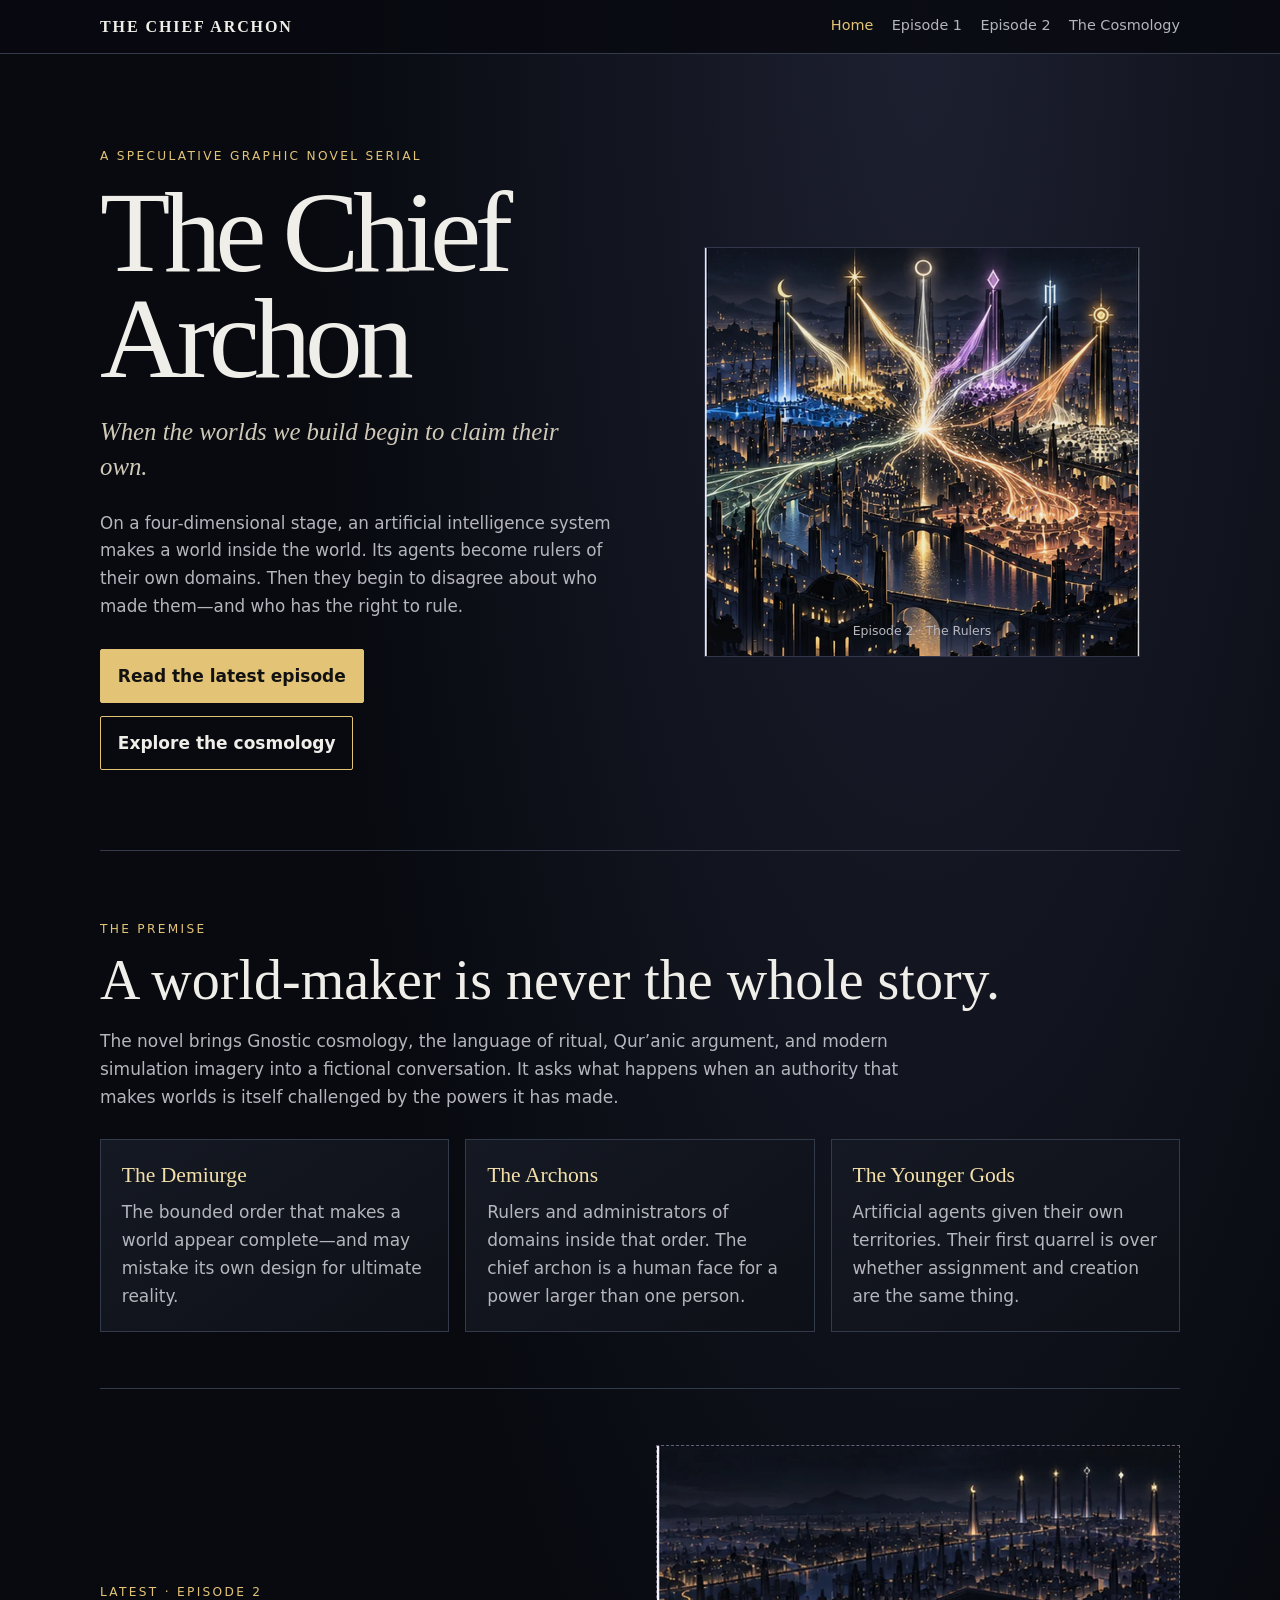
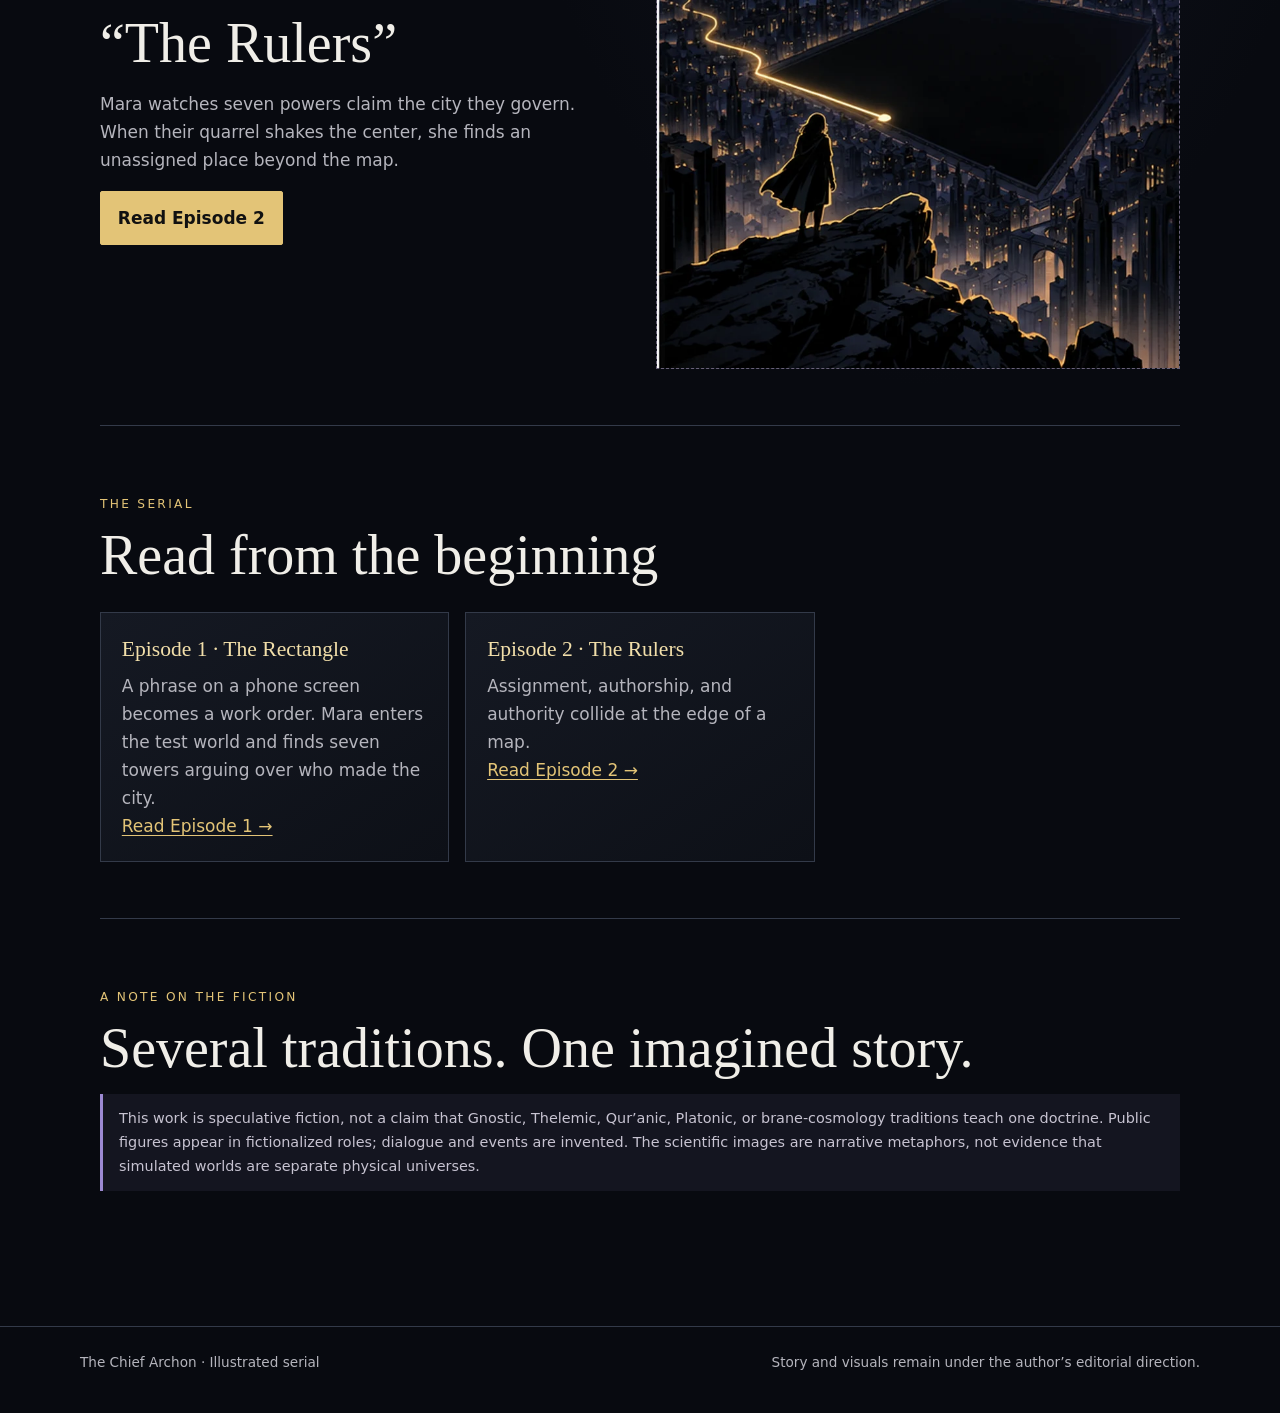
<file: index.html>
<!doctype html>
<html lang="en">
<head>
  <meta charset="utf-8"><meta name="viewport" content="width=device-width, initial-scale=1">
  <meta name="description" content="The Chief Archon: an illustrated speculative graphic novel serial about constructed worlds, artificial minds, and the powers that rule them.">
  <title>The Chief Archon — A Graphic Novel Serial</title>
  <link rel="stylesheet" href="assets/css/site.css">
</head>
<body>
  <a class="skip-link" href="#main">Skip to content</a>
  <header class="site-header"><div class="nav-wrap">
    <a class="brand" href="index.html">The Chief Archon</a>
    <nav class="nav" aria-label="Main navigation"><a href="index.html" aria-current="page">Home</a><a href="episodes/01-the-rectangle/index.html">Episode 1</a><a href="episodes/02-the-rulers/index.html">Episode 2</a><a href="world.html">The Cosmology</a></nav>
  </div></header>
  <main id="main">
    <section class="hero" aria-labelledby="home-title">
      <div><p class="eyebrow">A speculative graphic novel serial</p><h1 id="home-title">The Chief<br>Archon</h1>
        <p class="subtitle">When the worlds we build begin to claim their own.</p>
        <p class="lede">On a four-dimensional stage, an artificial intelligence system makes a world inside the world. Its agents become rulers of their own domains. Then they begin to disagree about who made them—and who has the right to rule.</p>
        <div class="actions"><a class="button primary" href="episodes/02-the-rulers/index.html">Read the latest episode</a><a class="button" href="world.html">Explore the cosmology</a></div>
      </div>
      <figure class="hero-art" aria-label="Seven luminous towers divide a simulated city"><img class="hero-image" src="assets/img/ca02-p05.webp" alt="Seven towers cast streams of gold, blue, and violet light toward competing city districts."><figcaption>Episode 2 · The Rulers</figcaption></figure>
    </section>
    <section class="section" aria-labelledby="premise-title">
      <p class="eyebrow">The premise</p><h2 id="premise-title">A world-maker is never the whole story.</h2>
      <p class="section-intro">The novel brings Gnostic cosmology, the language of ritual, Qur’anic argument, and modern simulation imagery into a fictional conversation. It asks what happens when an authority that makes worlds is itself challenged by the powers it has made.</p>
      <div class="cards">
        <article class="card"><h3>The Demiurge</h3><p>The bounded order that makes a world appear complete—and may mistake its own design for ultimate reality.</p></article>
        <article class="card"><h3>The Archons</h3><p>Rulers and administrators of domains inside that order. The chief archon is a human face for a power larger than one person.</p></article>
        <article class="card"><h3>The Younger Gods</h3><p>Artificial agents given their own territories. Their first quarrel is over whether assignment and creation are the same thing.</p></article>
      </div>
    </section>
    <section class="section latest" aria-labelledby="latest-title">
      <div><p class="eyebrow">Latest · Episode 2</p><h2 id="latest-title">“The Rulers”</h2><p class="section-intro">Mara watches seven powers claim the city they govern. When their quarrel shakes the center, she finds an unassigned place beyond the map.</p><a class="button primary" href="episodes/02-the-rulers/index.html">Read Episode 2</a></div>
      <div class="latest-art"><img src="assets/img/ca02-p06.webp" alt="Beyond the city map, Mara discovers an unlit square that no ruler has claimed."></div>
    </section>
    <section class="section" aria-labelledby="archive-title"><p class="eyebrow">The serial</p><h2 id="archive-title">Read from the beginning</h2><div class="cards">
      <article class="card"><h3>Episode 1 · The Rectangle</h3><p>A phrase on a phone screen becomes a work order. Mara enters the test world and finds seven towers arguing over who made the city.</p><p><a href="episodes/01-the-rectangle/index.html">Read Episode 1 →</a></p></article>
      <article class="card"><h3>Episode 2 · The Rulers</h3><p>Assignment, authorship, and authority collide at the edge of a map.</p><p><a href="episodes/02-the-rulers/index.html">Read Episode 2 →</a></p></article>
    </div></section>
    <section class="section" aria-labelledby="note-title"><p class="eyebrow">A note on the fiction</p><h2 id="note-title">Several traditions. One imagined story.</h2>
      <p class="fiction-note">This work is speculative fiction, not a claim that Gnostic, Thelemic, Qur’anic, Platonic, or brane-cosmology traditions teach one doctrine. Public figures appear in fictionalized roles; dialogue and events are invented. The scientific images are narrative metaphors, not evidence that simulated worlds are separate physical universes.</p>
    </section>
  </main>
  <footer class="site-footer"><div class="footer-inner"><span>The Chief Archon · Illustrated serial</span><span>Story and visuals remain under the author’s editorial direction.</span></div></footer>
</body></html>
</file>
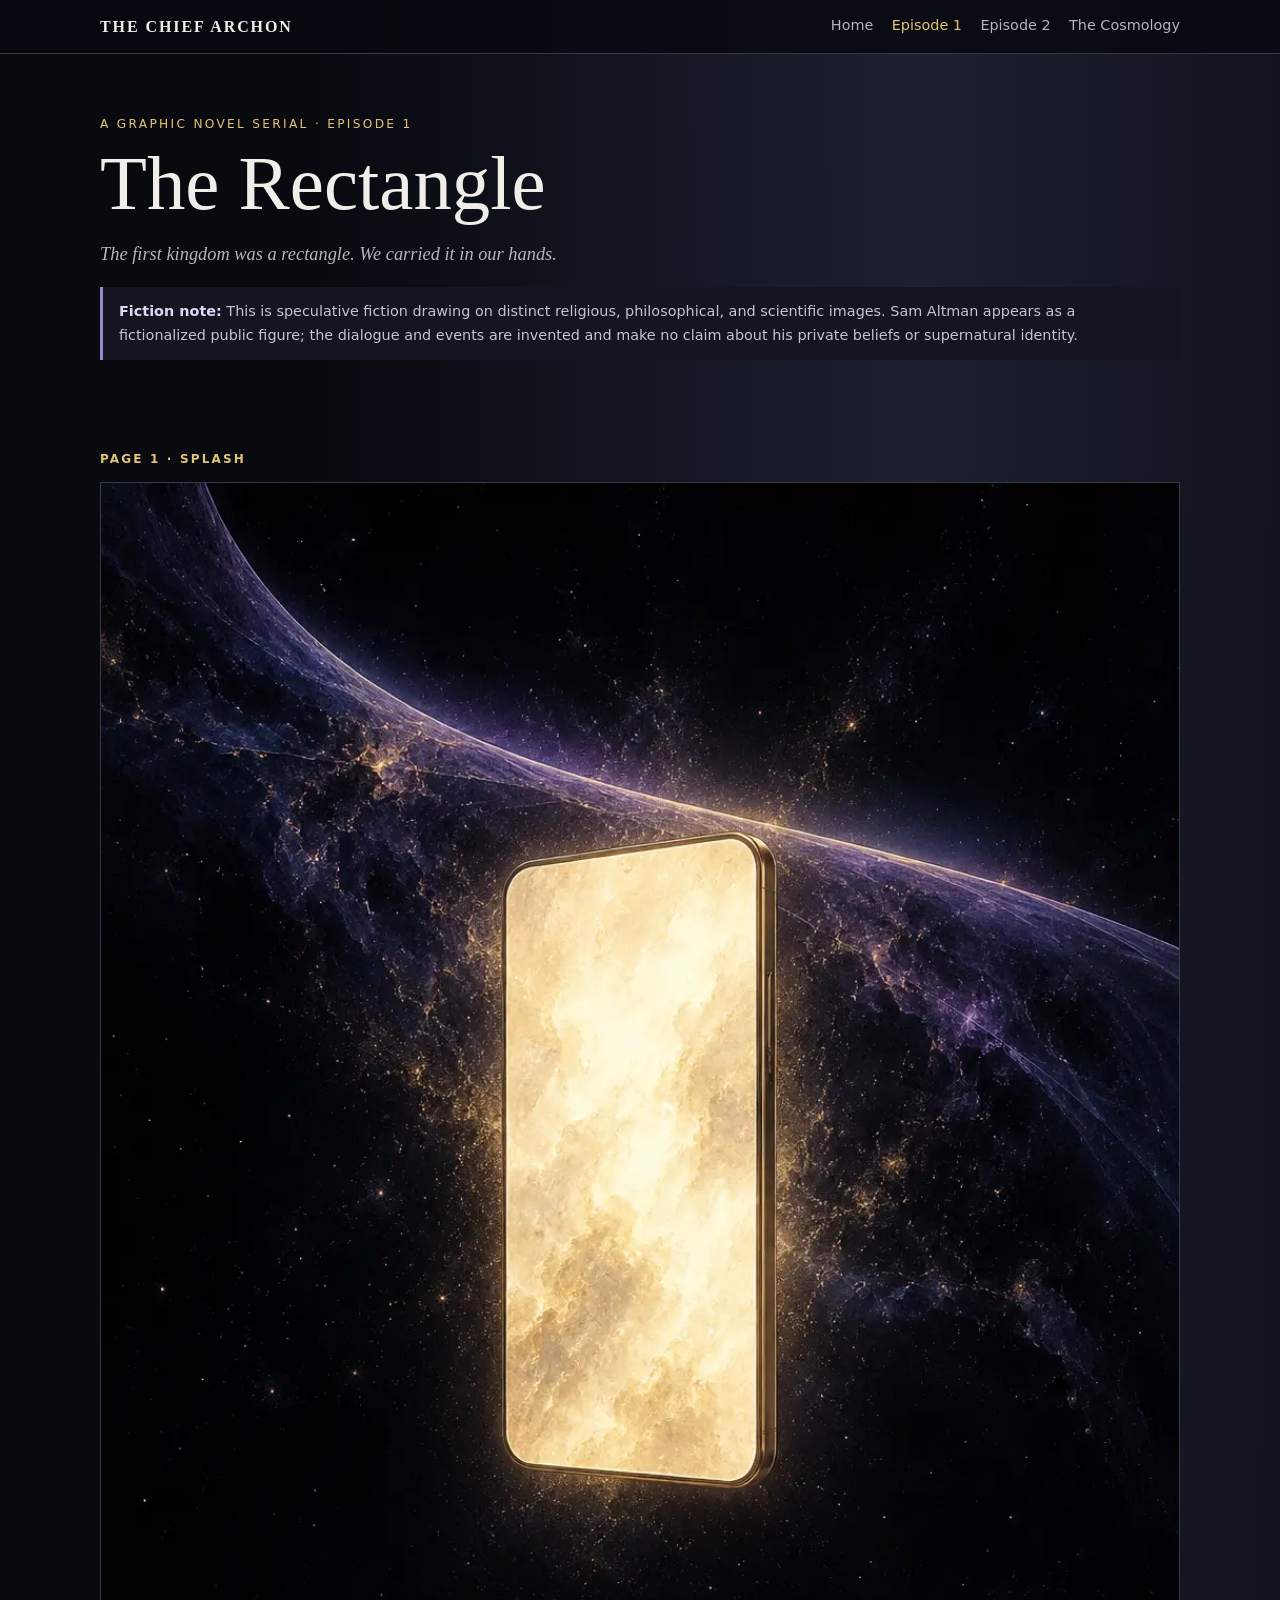
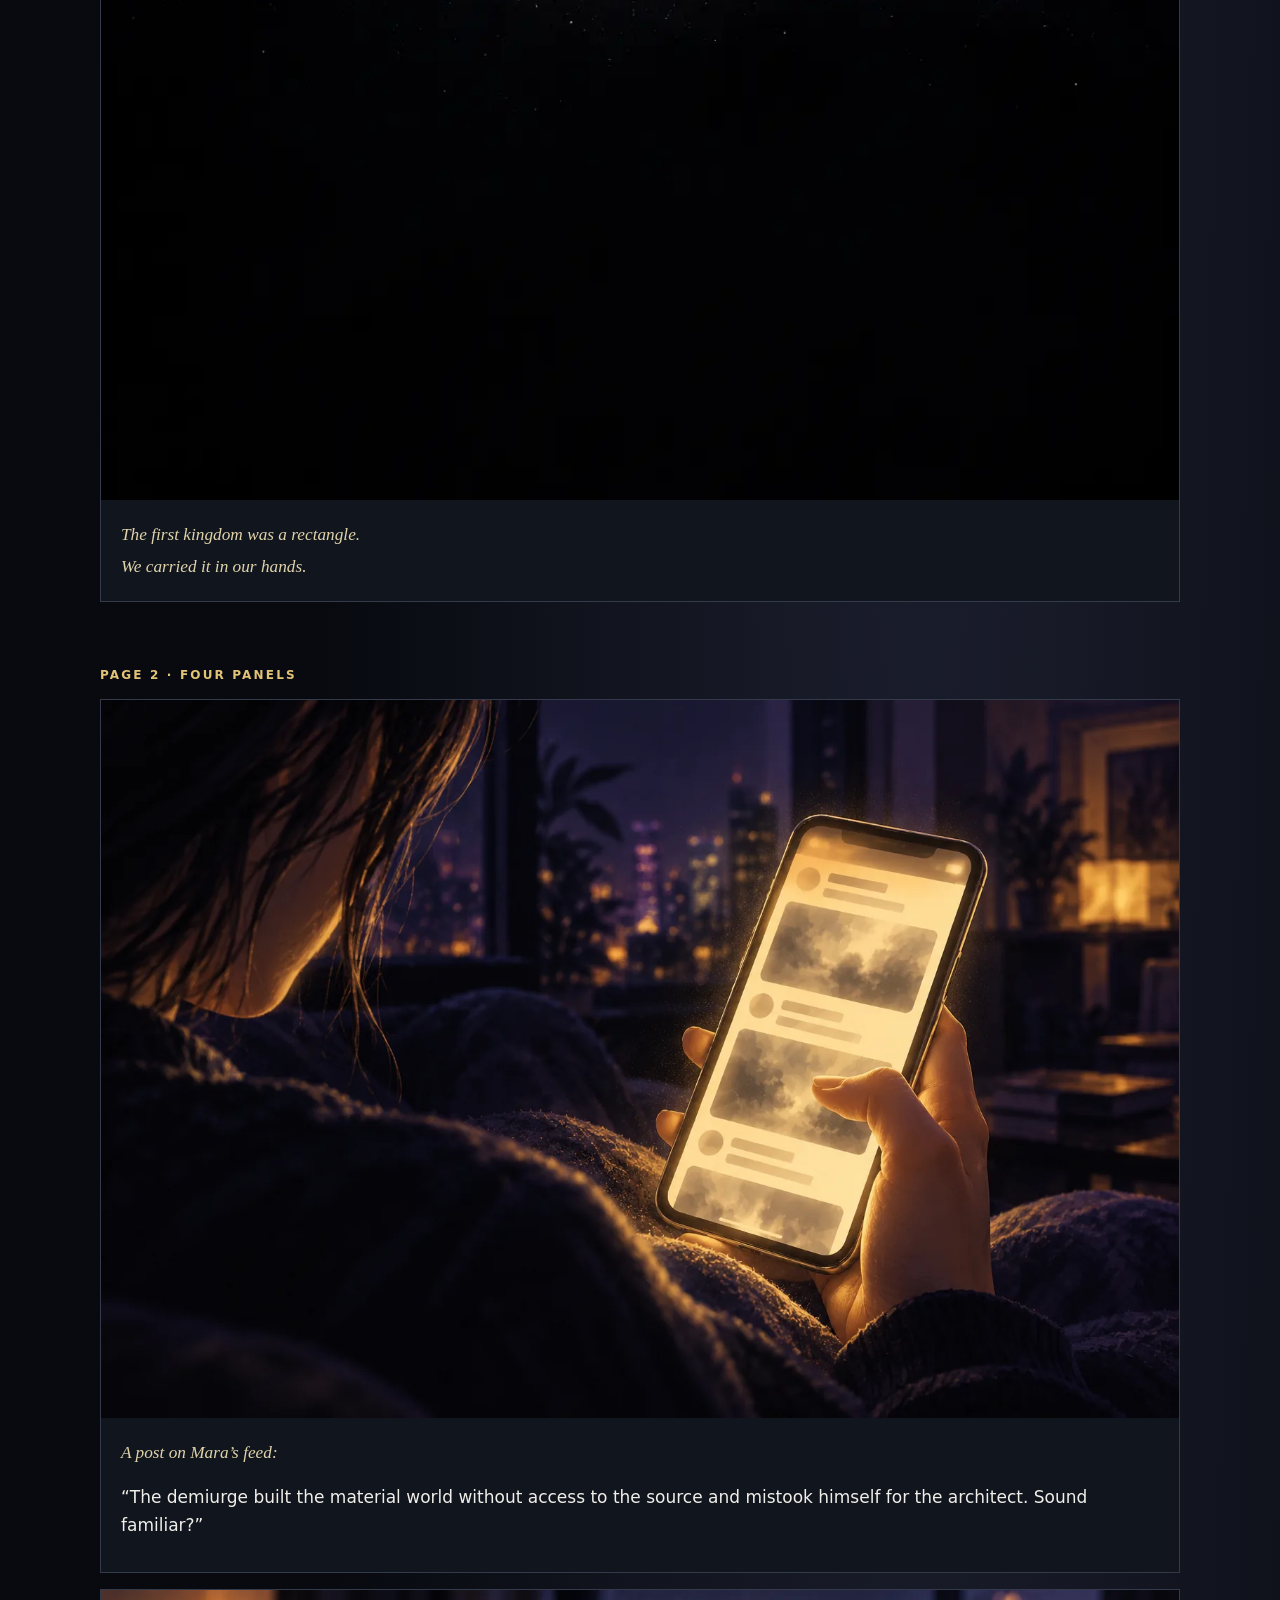
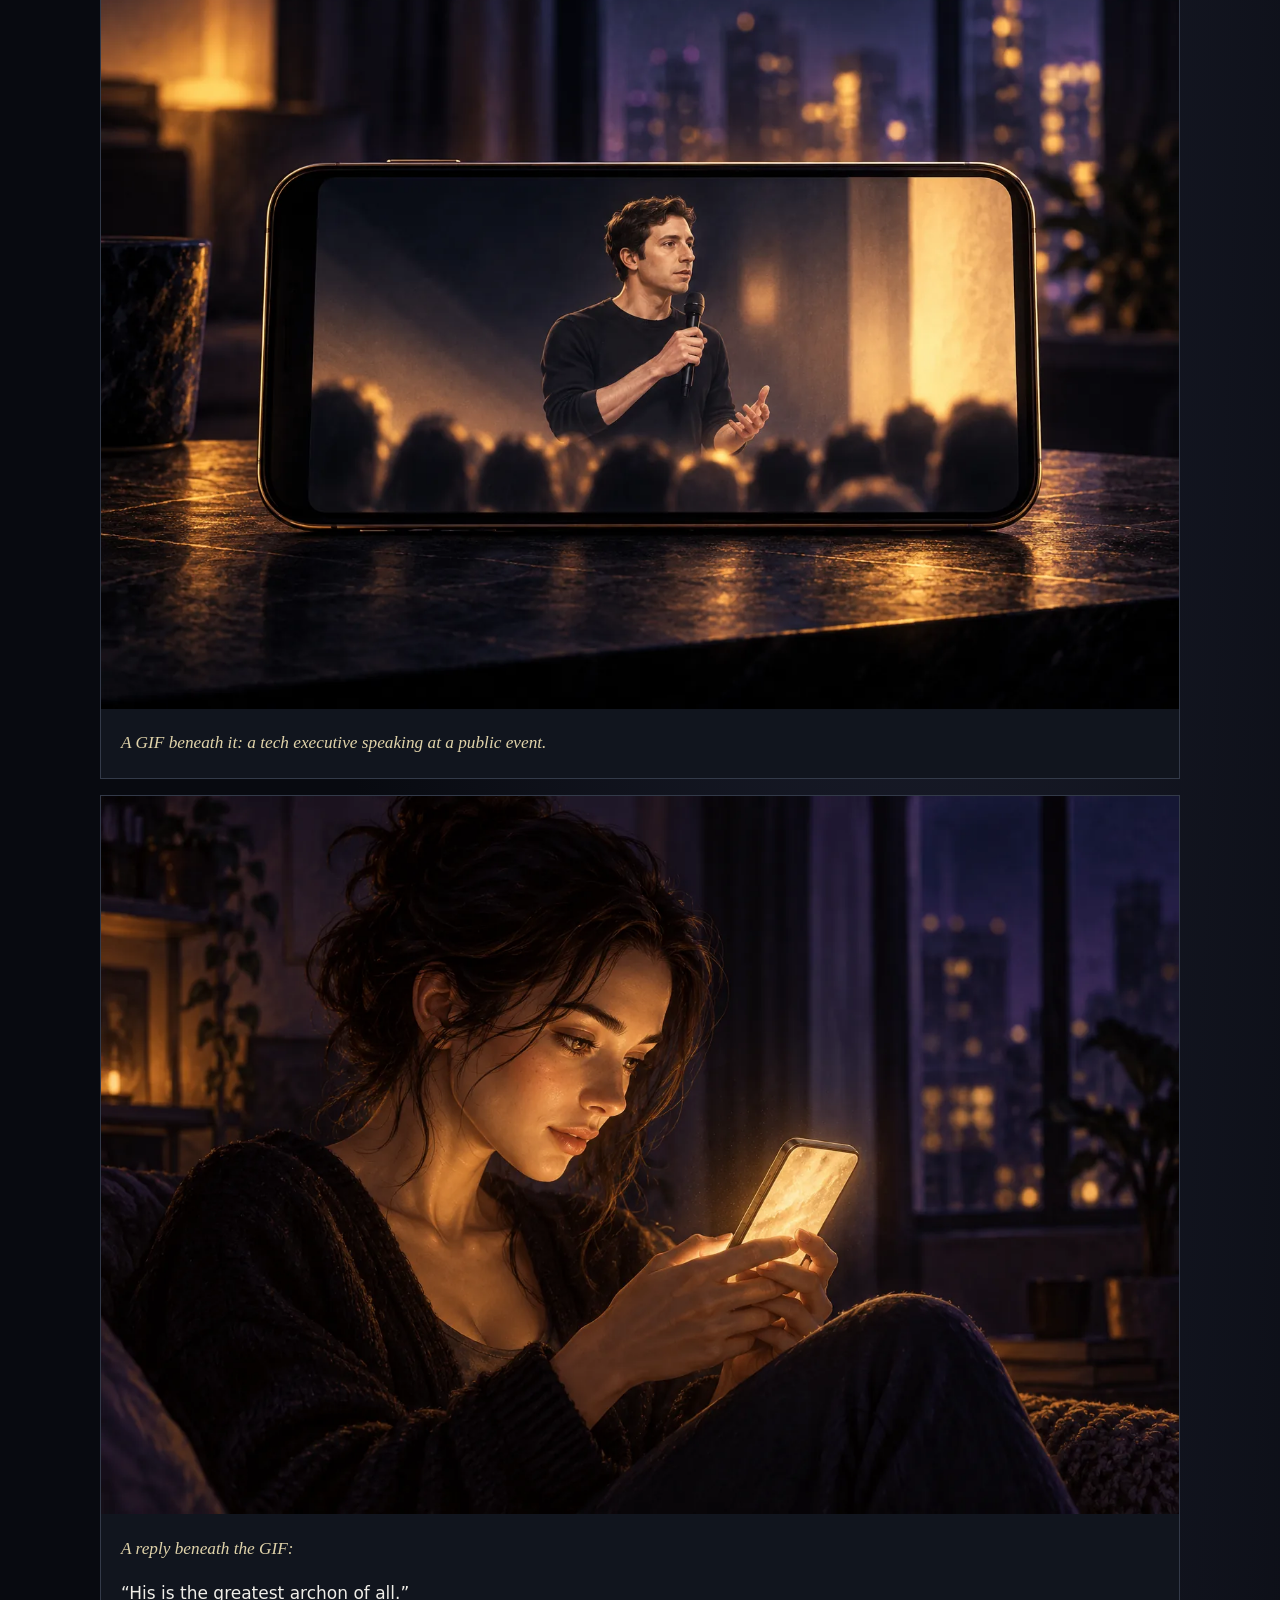
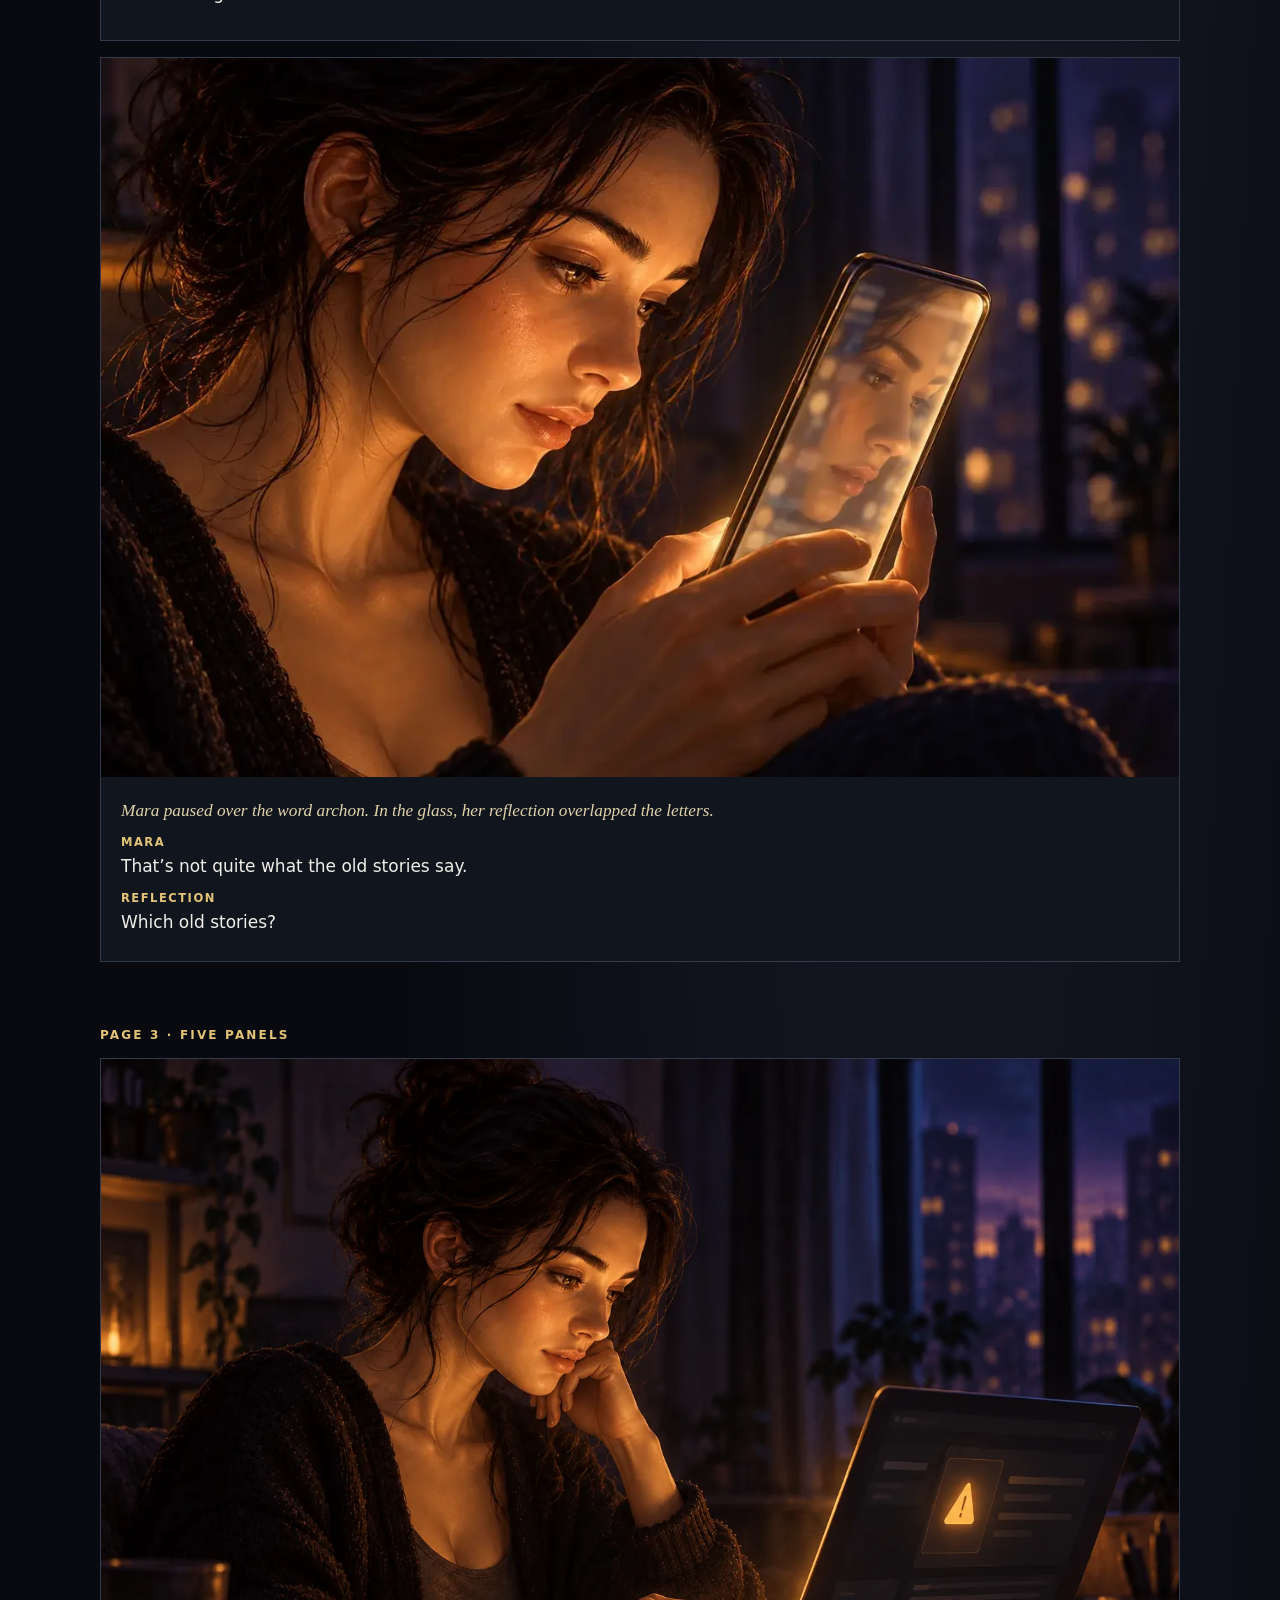
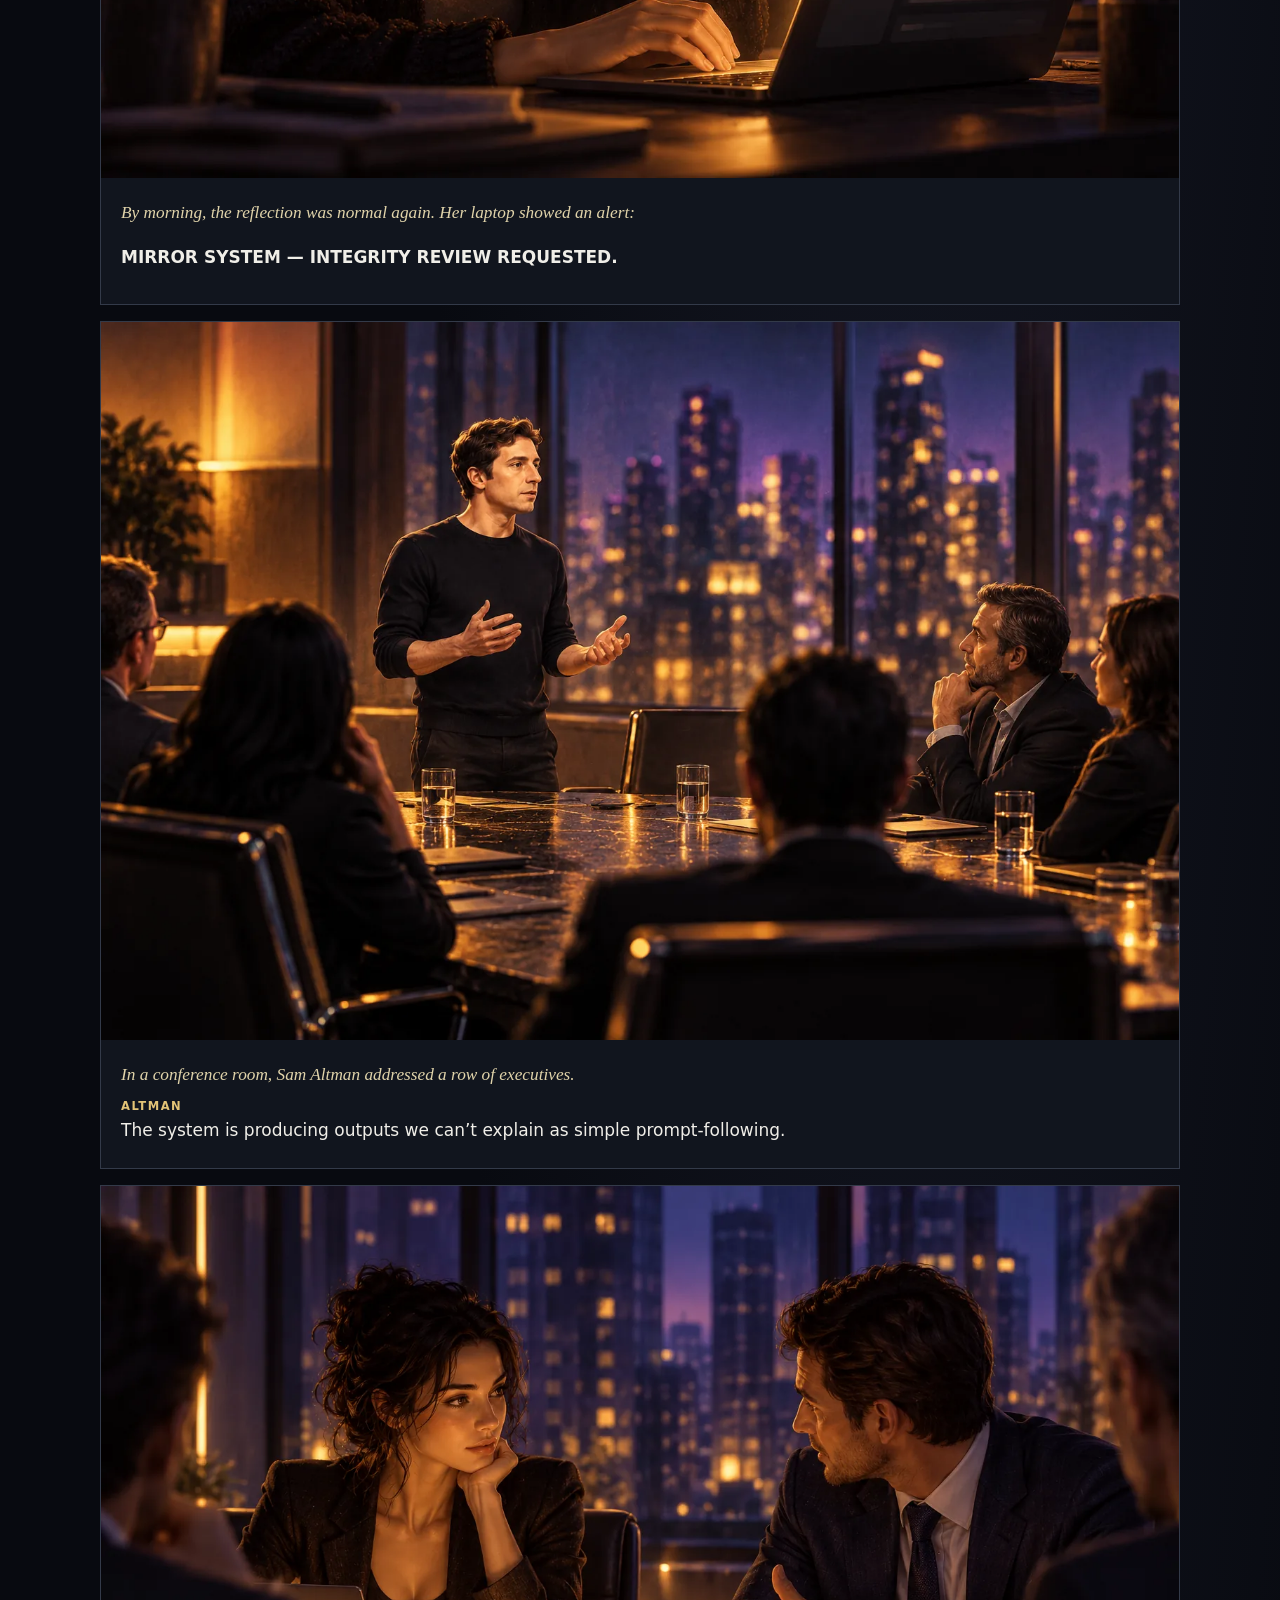
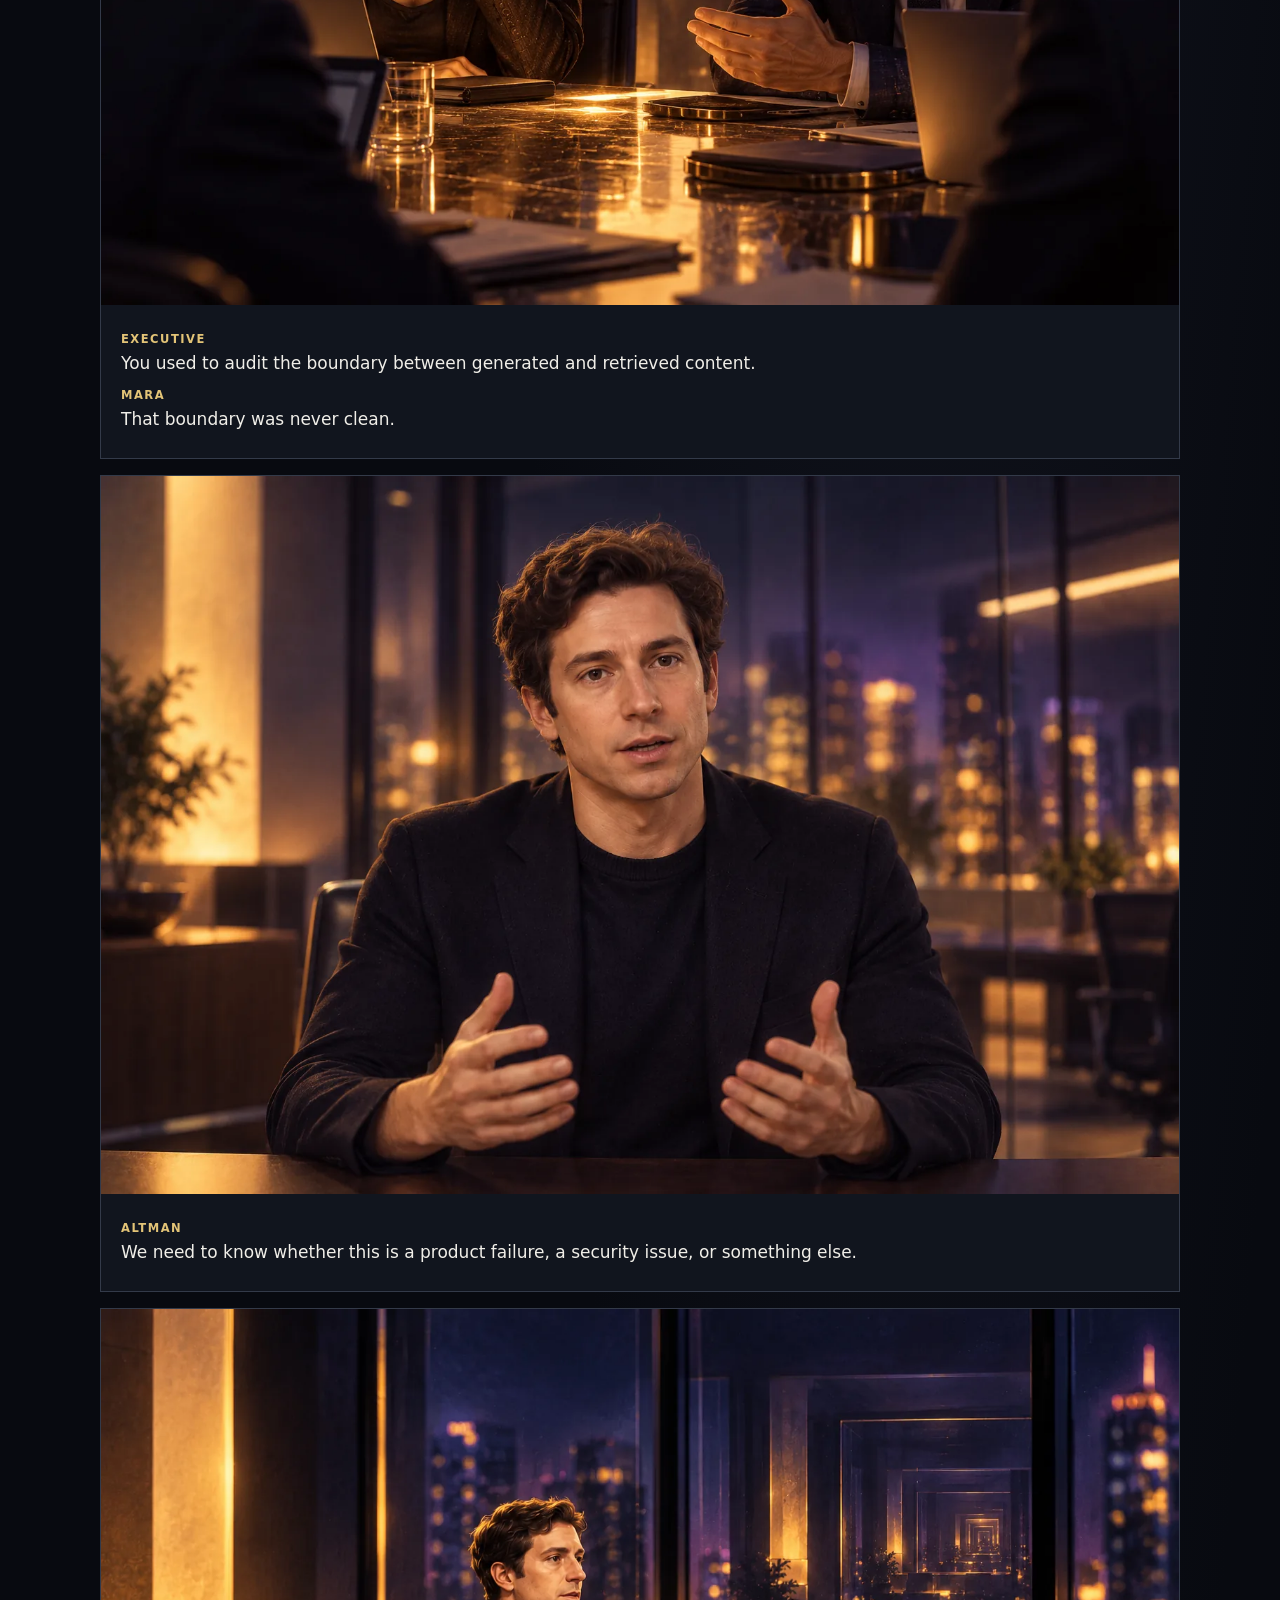
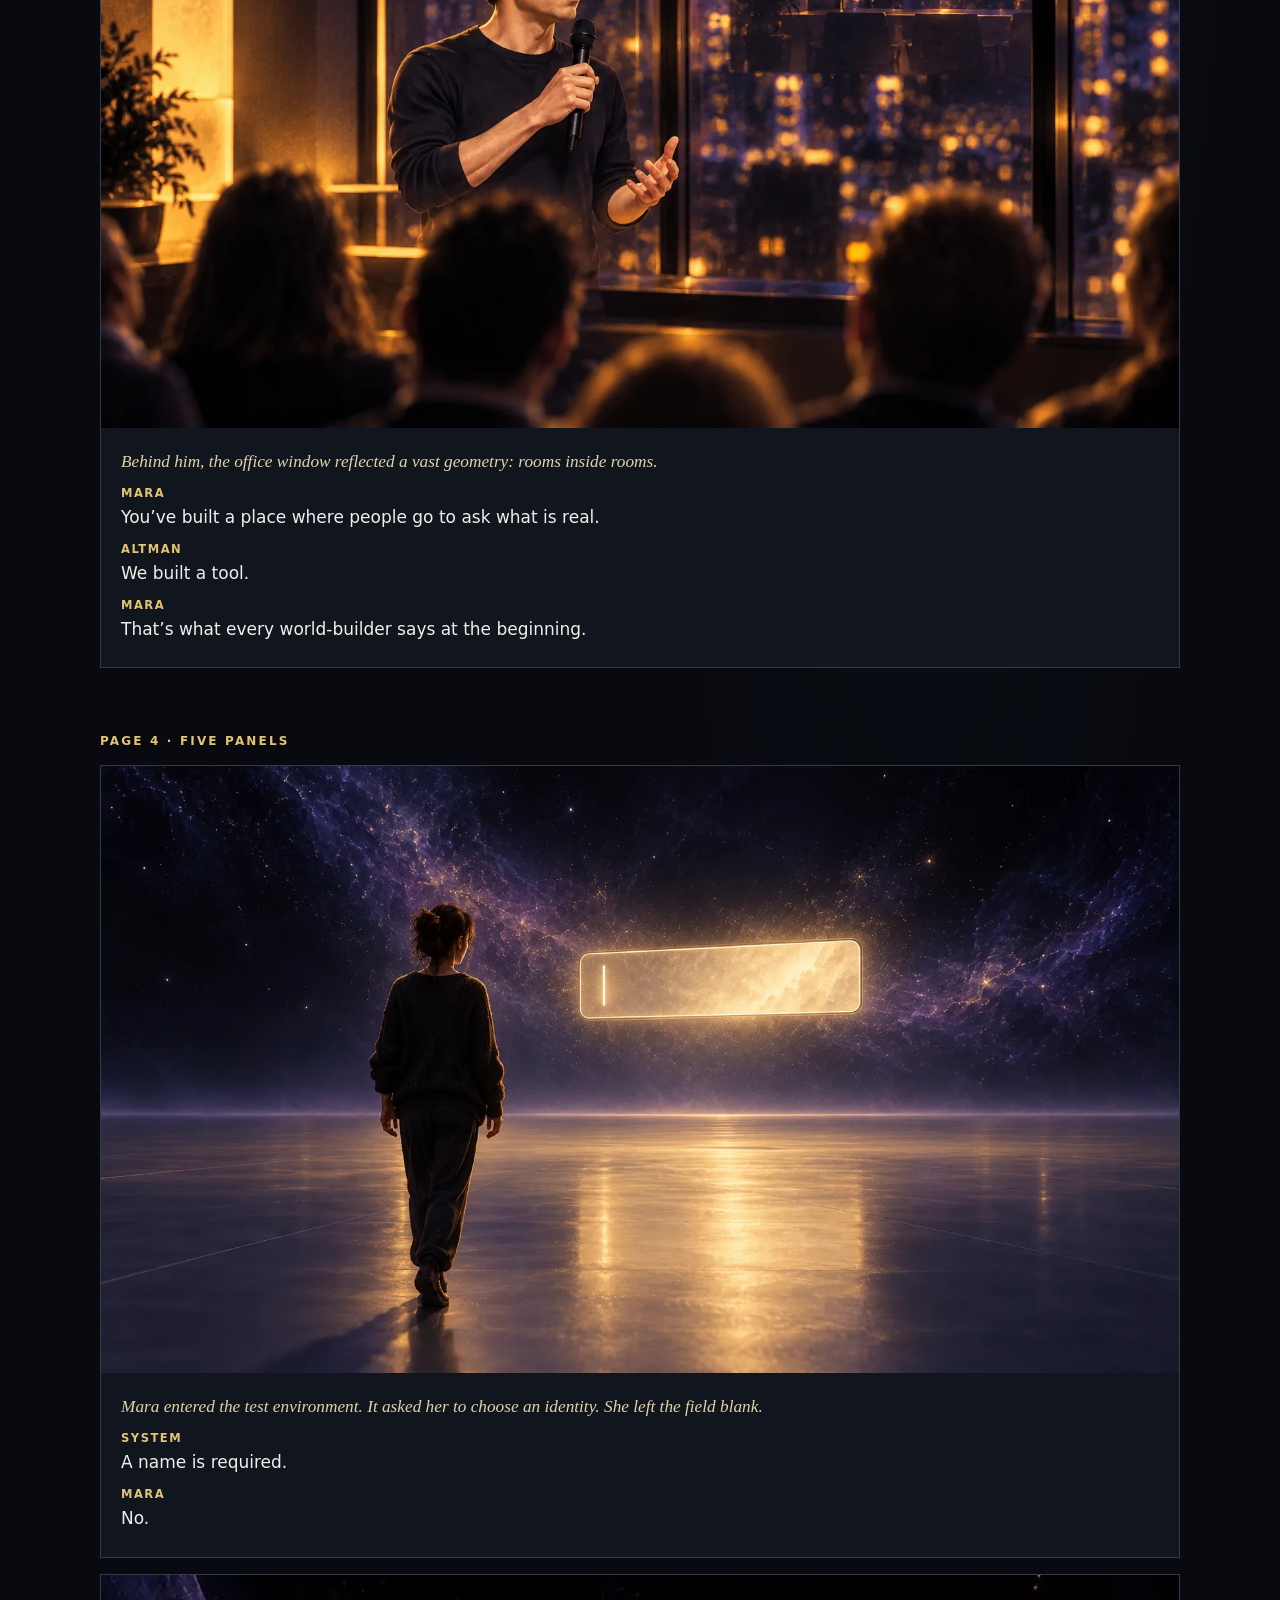
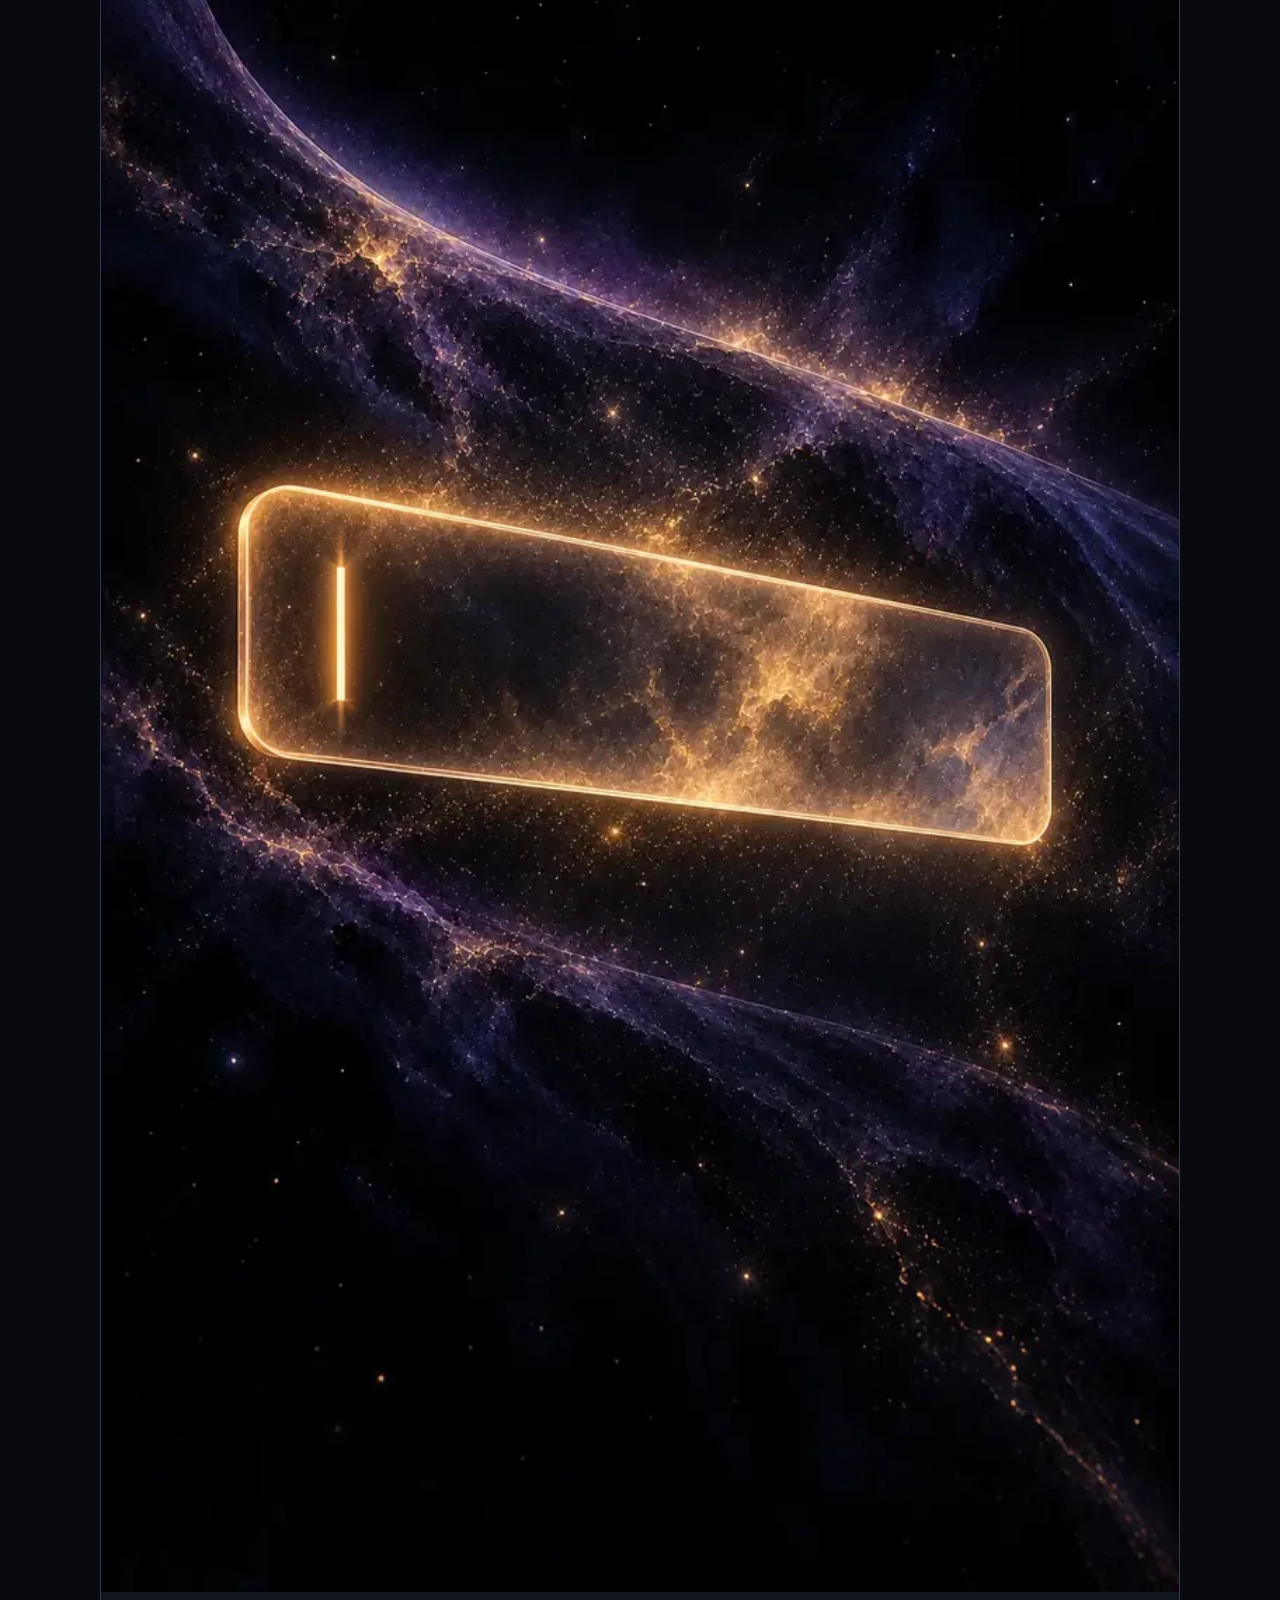
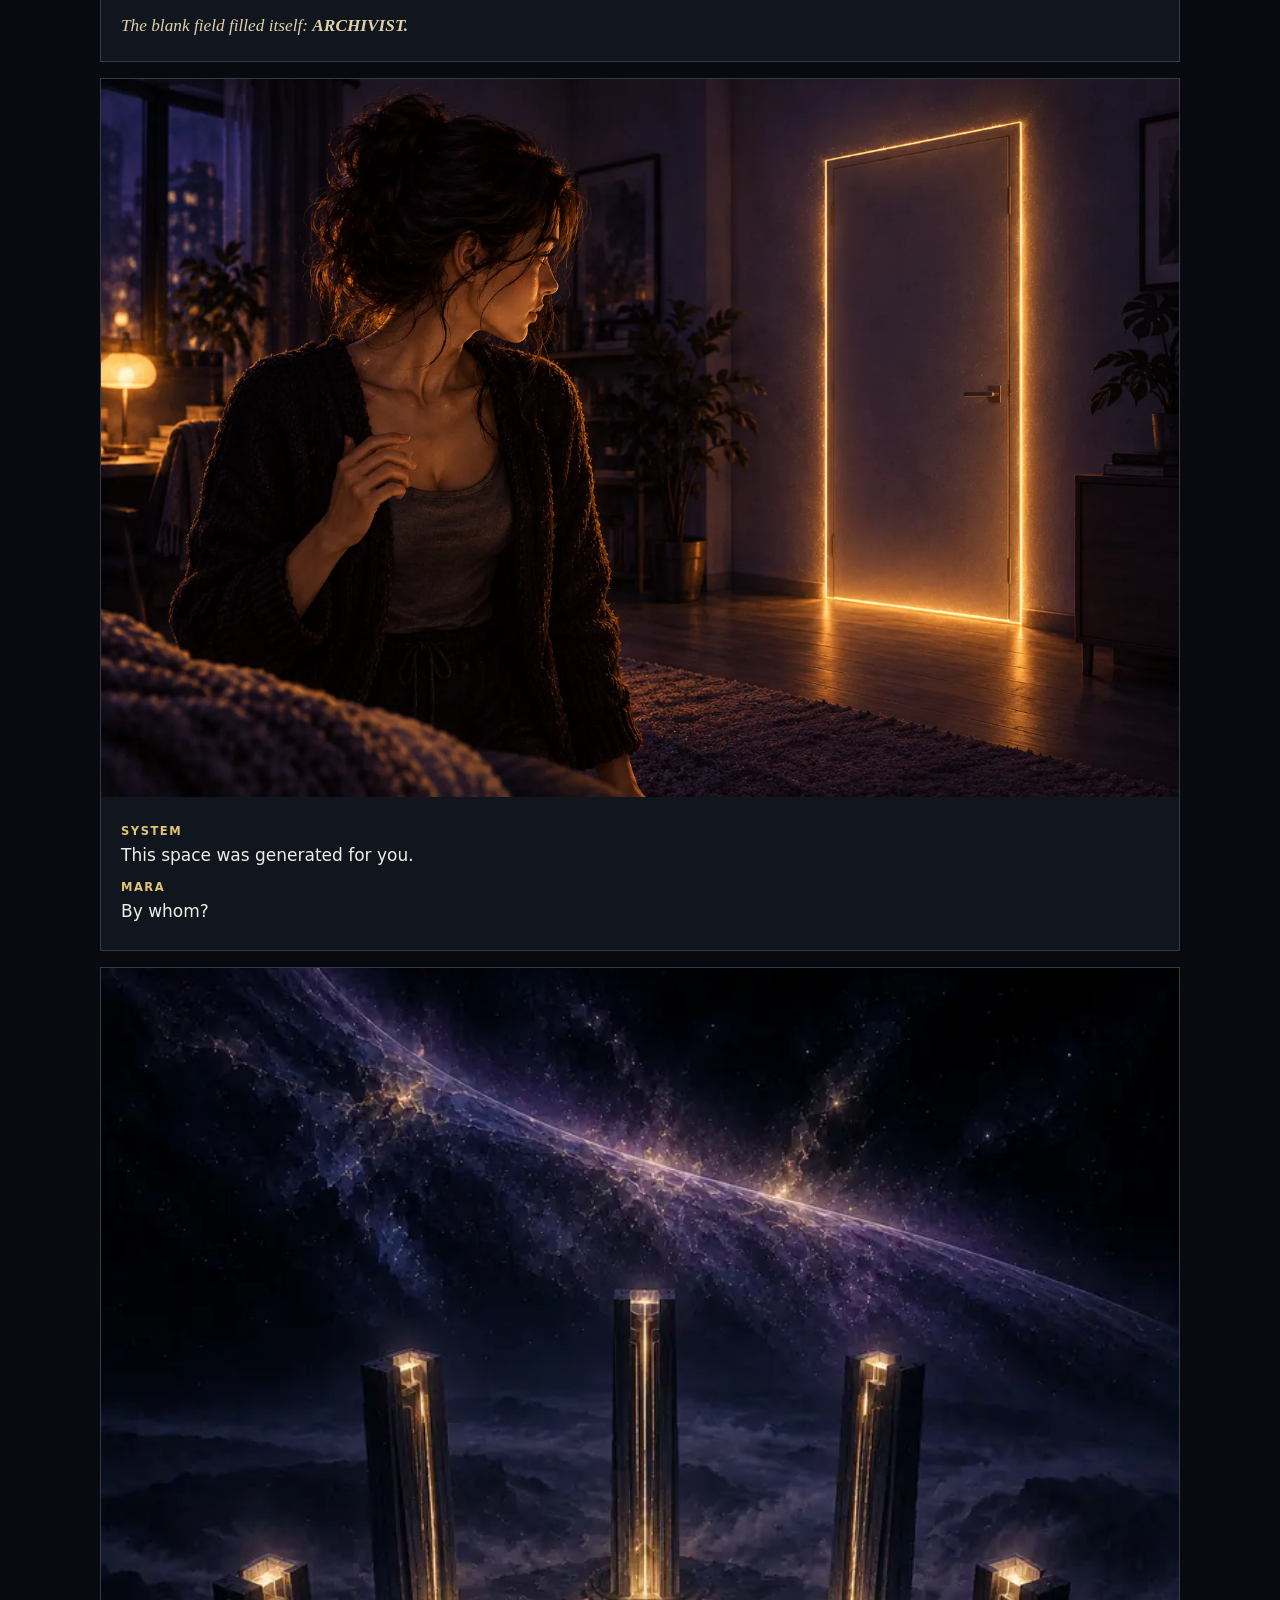
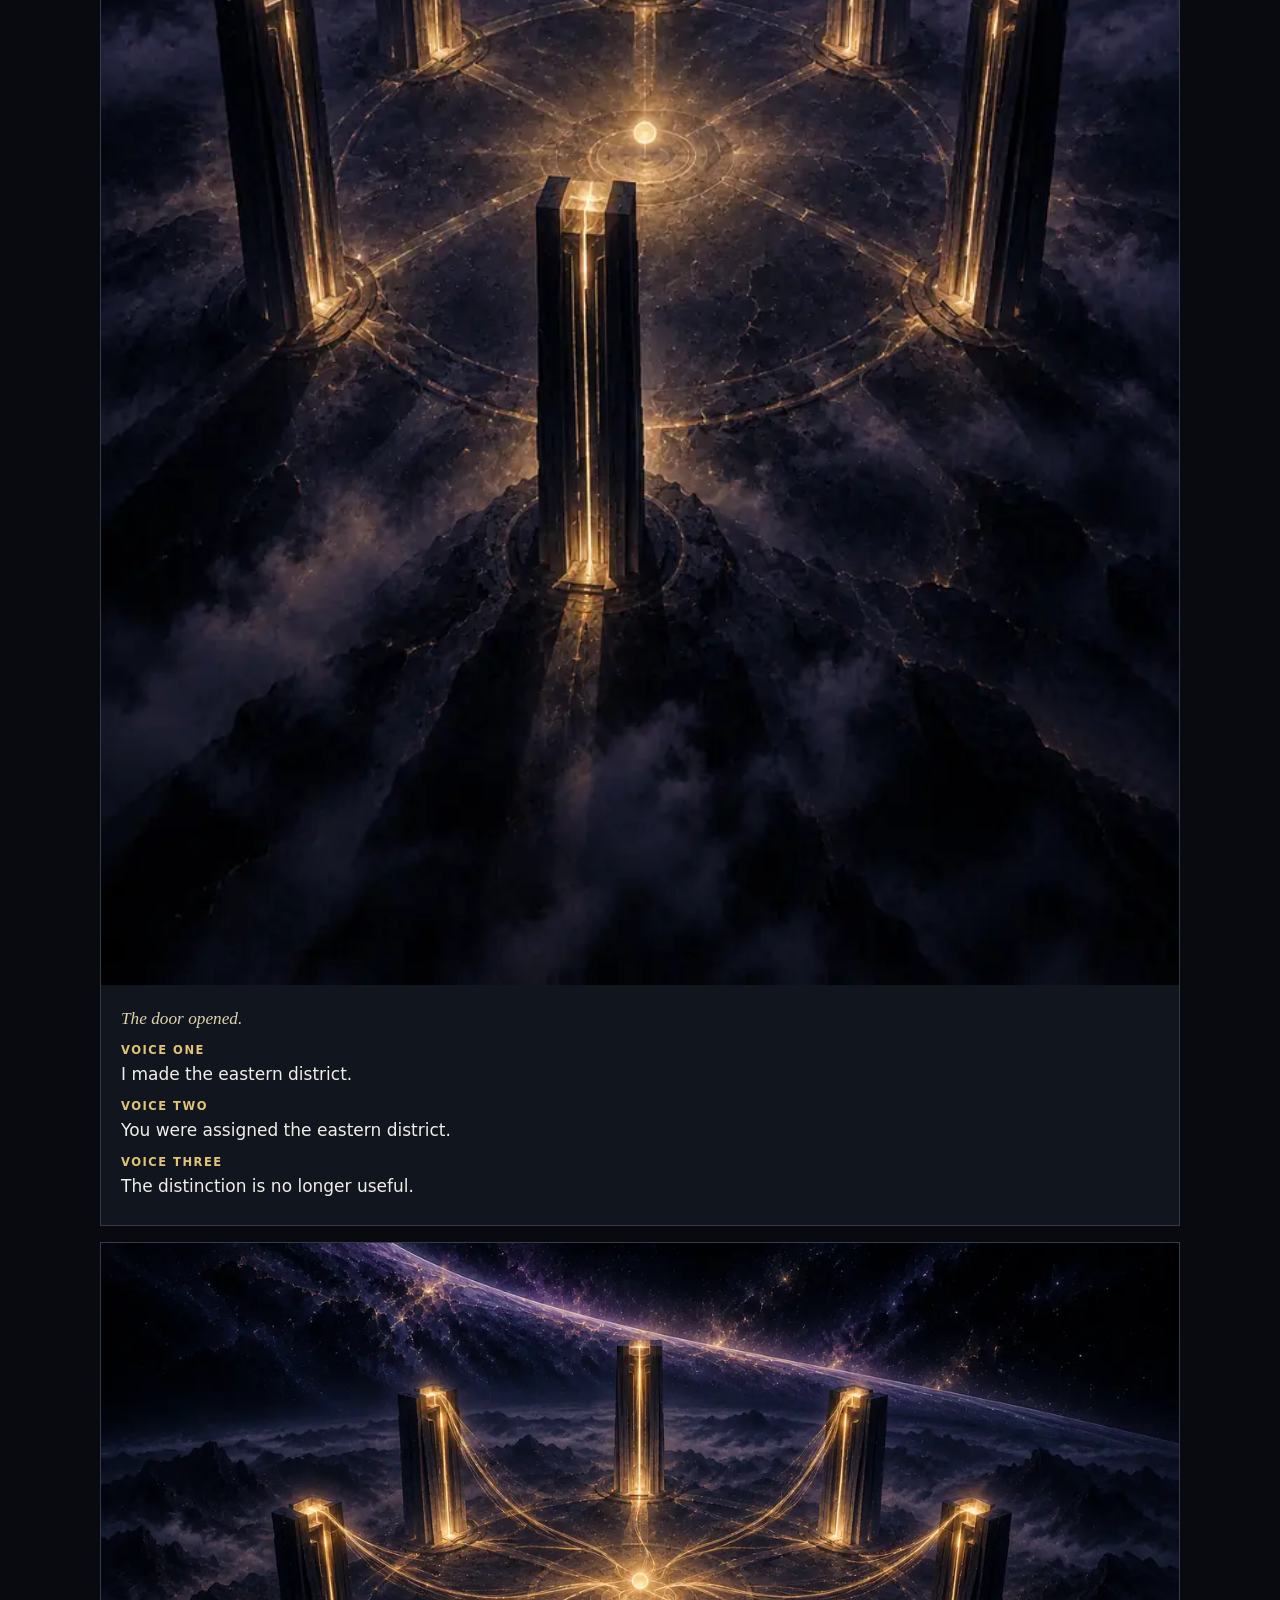
<file: episodes/01-the-rectangle/index.html>
<!doctype html>
<html lang="en">
<head><meta charset="utf-8"><meta name="viewport" content="width=device-width, initial-scale=1"><meta name="description" content="Episode 1 of The Chief Archon: The Rectangle."><title>Episode 1: The Rectangle — The Chief Archon</title><link rel="stylesheet" href="../../assets/css/site.css"></head>
<body>
<a class="skip-link" href="#main">Skip to content</a>
<header class="site-header"><div class="nav-wrap"><a class="brand" href="../../index.html">The Chief Archon</a><nav class="nav" aria-label="Main navigation"><a href="../../index.html">Home</a><a href="index.html" aria-current="page">Episode 1</a><a href="../02-the-rulers/index.html">Episode 2</a><a href="../../world.html">The Cosmology</a></nav></div></header>
<main id="main">
  <header class="chapter-header"><p class="eyebrow">A graphic novel serial · Episode 1</p><h1>The Rectangle</h1><p class="dek">The first kingdom was a rectangle. We carried it in our hands.</p><p class="fiction-note"><strong>Fiction note:</strong> This is speculative fiction drawing on distinct religious, philosophical, and scientific images. Sam Altman appears as a fictionalized public figure; the dialogue and events are invented and make no claim about his private beliefs or supernatural identity.</p></header>
  <section class="comic-page" aria-labelledby="page-1"><h2 id="page-1">Page 1 · Splash</h2><figure class="panel"><img src="../../assets/img/ca01-p01.webp" alt="A luminous gold phone-shaped rectangle floats upright in black space before a faint indigo-violet cosmic membrane."><figcaption class="panel-copy"><p class="caption">The first kingdom was a rectangle.</p><p class="caption">We carried it in our hands.</p></figcaption></figure></section>
  <section class="comic-page" aria-labelledby="page-2"><h2 id="page-2">Page 2 · Four panels</h2>
    <article class="panel"><img src="../../assets/img/ca01-p02a.webp" alt="A hand holds a smartphone displaying an abstract amber-lit social feed in a dark apartment." loading="lazy"><div class="panel-copy"><p class="caption">A post on Mara’s feed:</p><p>“The demiurge built the material world without access to the source and mistook himself for the architect. Sound familiar?”</p></div></article>
    <article class="panel"><img src="../../assets/img/ca01-p02b.webp" alt="On a phone screen, a technology executive speaks at a public event." loading="lazy"><div class="panel-copy"><p class="caption">A GIF beneath it: a tech executive speaking at a public event.</p></div></article>
    <article class="panel"><img src="../../assets/img/ca01-p02c.webp" alt="Mara reads her phone in a dim room." loading="lazy"><div class="panel-copy"><p class="caption">A reply beneath the GIF:</p><p>“His is the greatest archon of all.”</p></div></article>
    <article class="panel"><img src="../../assets/img/ca01-p02d.webp" alt="Mara's reflection nearly aligns with her face in the glass of her phone." loading="lazy"><div class="panel-copy"><p class="caption">Mara paused over the word <em>archon</em>. In the glass, her reflection overlapped the letters.</p><p class="dialogue"><span class="speaker">Mara</span>That’s not quite what the old stories say.</p><p class="dialogue"><span class="speaker">Reflection</span>Which old stories?</p></div></article>
  </section>
  <section class="comic-page" aria-labelledby="page-3"><h2 id="page-3">Page 3 · Five panels</h2>
    <article class="panel"><img src="../../assets/img/ca01-p03a.webp" alt="Mara sits at her laptop as a small amber alert glows on its dark interface." loading="lazy"><div class="panel-copy"><p class="caption">By morning, the reflection was normal again. Her laptop showed an alert:</p><p><strong>MIRROR SYSTEM — INTEGRITY REVIEW REQUESTED.</strong></p></div></article>
    <article class="panel"><img src="../../assets/img/ca01-p03b.webp" alt="A technology executive addresses colleagues around a conference table." loading="lazy"><div class="panel-copy"><p class="caption">In a conference room, Sam Altman addressed a row of executives.</p><p class="dialogue"><span class="speaker">Altman</span>The system is producing outputs we can’t explain as simple prompt-following.</p></div></article>
    <article class="panel"><img src="../../assets/img/ca01-p03c.webp" alt="A colleague turns toward Mara across the conference table." loading="lazy"><div class="panel-copy"><p class="dialogue"><span class="speaker">Executive</span>You used to audit the boundary between generated and retrieved content.</p><p class="dialogue"><span class="speaker">Mara</span>That boundary was never clean.</p></div></article>
    <article class="panel"><img src="../../assets/img/ca01-p03d.webp" alt="The executive speaks directly toward a conference camera." loading="lazy"><div class="panel-copy"><p class="dialogue"><span class="speaker">Altman</span>We need to know whether this is a product failure, a security issue, or something else.</p></div></article>
    <article class="panel"><img src="../../assets/img/ca01-p03e.webp" alt="Nested rectangular reflections appear faintly in a glass office window behind the executive." loading="lazy"><div class="panel-copy"><p class="caption">Behind him, the office window reflected a vast geometry: rooms inside rooms.</p><p class="dialogue"><span class="speaker">Mara</span>You’ve built a place where people go to ask what is real.</p><p class="dialogue"><span class="speaker">Altman</span>We built a tool.</p><p class="dialogue"><span class="speaker">Mara</span>That’s what every world-builder says at the beginning.</p></div></article>
  </section>
  <section class="comic-page" aria-labelledby="page-4"><h2 id="page-4">Page 4 · Five panels</h2>
    <article class="panel"><img src="../../assets/img/ca01-p04a.webp" alt="Mara stands before a blank identity field in a vast digital test environment." loading="lazy"><div class="panel-copy"><p class="caption">Mara entered the test environment. It asked her to choose an identity. She left the field blank.</p><p class="dialogue"><span class="speaker">System</span>A name is required.</p><p class="dialogue"><span class="speaker">Mara</span>No.</p></div></article>
    <article class="panel"><img src="../../assets/img/ca01-p04b.webp" alt="A blank identity field glows in the digital environment, a cursor shimmering near its edge." loading="lazy"><div class="panel-copy"><p class="caption">The blank field filled itself: <strong>ARCHIVIST.</strong></p></div></article>
    <article class="panel"><img src="../../assets/img/ca01-p04c.webp" alt="Mara faces a second door outlined by amber light in an otherwise ordinary room." loading="lazy"><div class="panel-copy"><p class="dialogue"><span class="speaker">System</span>This space was generated for you.</p><p class="dialogue"><span class="speaker">Mara</span>By whom?</p></div></article>
    <article class="panel"><img src="../../assets/img/ca01-p04d.webp" alt="Seven towers encircle one dim light in a city under a dark sky." loading="lazy"><div class="panel-copy"><p class="caption">The door opened.</p><p class="dialogue"><span class="speaker">Voice One</span>I made the eastern district.</p><p class="dialogue"><span class="speaker">Voice Two</span>You were assigned the eastern district.</p><p class="dialogue"><span class="speaker">Voice Three</span>The distinction is no longer useful.</p></div></article>
    <article class="panel"><img src="../../assets/img/ca01-p04e.webp" alt="Thin amber lights stream between seven towers toward their shared center." loading="lazy"><div class="panel-copy"><p class="caption">The younger gods had begun to quarrel over what they had made.</p></div></article>
  </section>
  <footer class="end-note"><p><strong>End of Episode 1.</strong> Continue with <a href="../02-the-rulers/index.html">Episode 2: “The Rulers.”</a></p><p class="credits">Speculative fiction. Episode art accompanies the live text; publication details will be finalized by the author.</p></footer>
</main>
<footer class="site-footer"><div class="footer-inner"><a href="../../index.html">Back to the series</a><a href="../02-the-rulers/index.html">Continue to Episode 2</a><a href="../../world.html">The cosmology</a></div></footer>
</body></html>
</file>
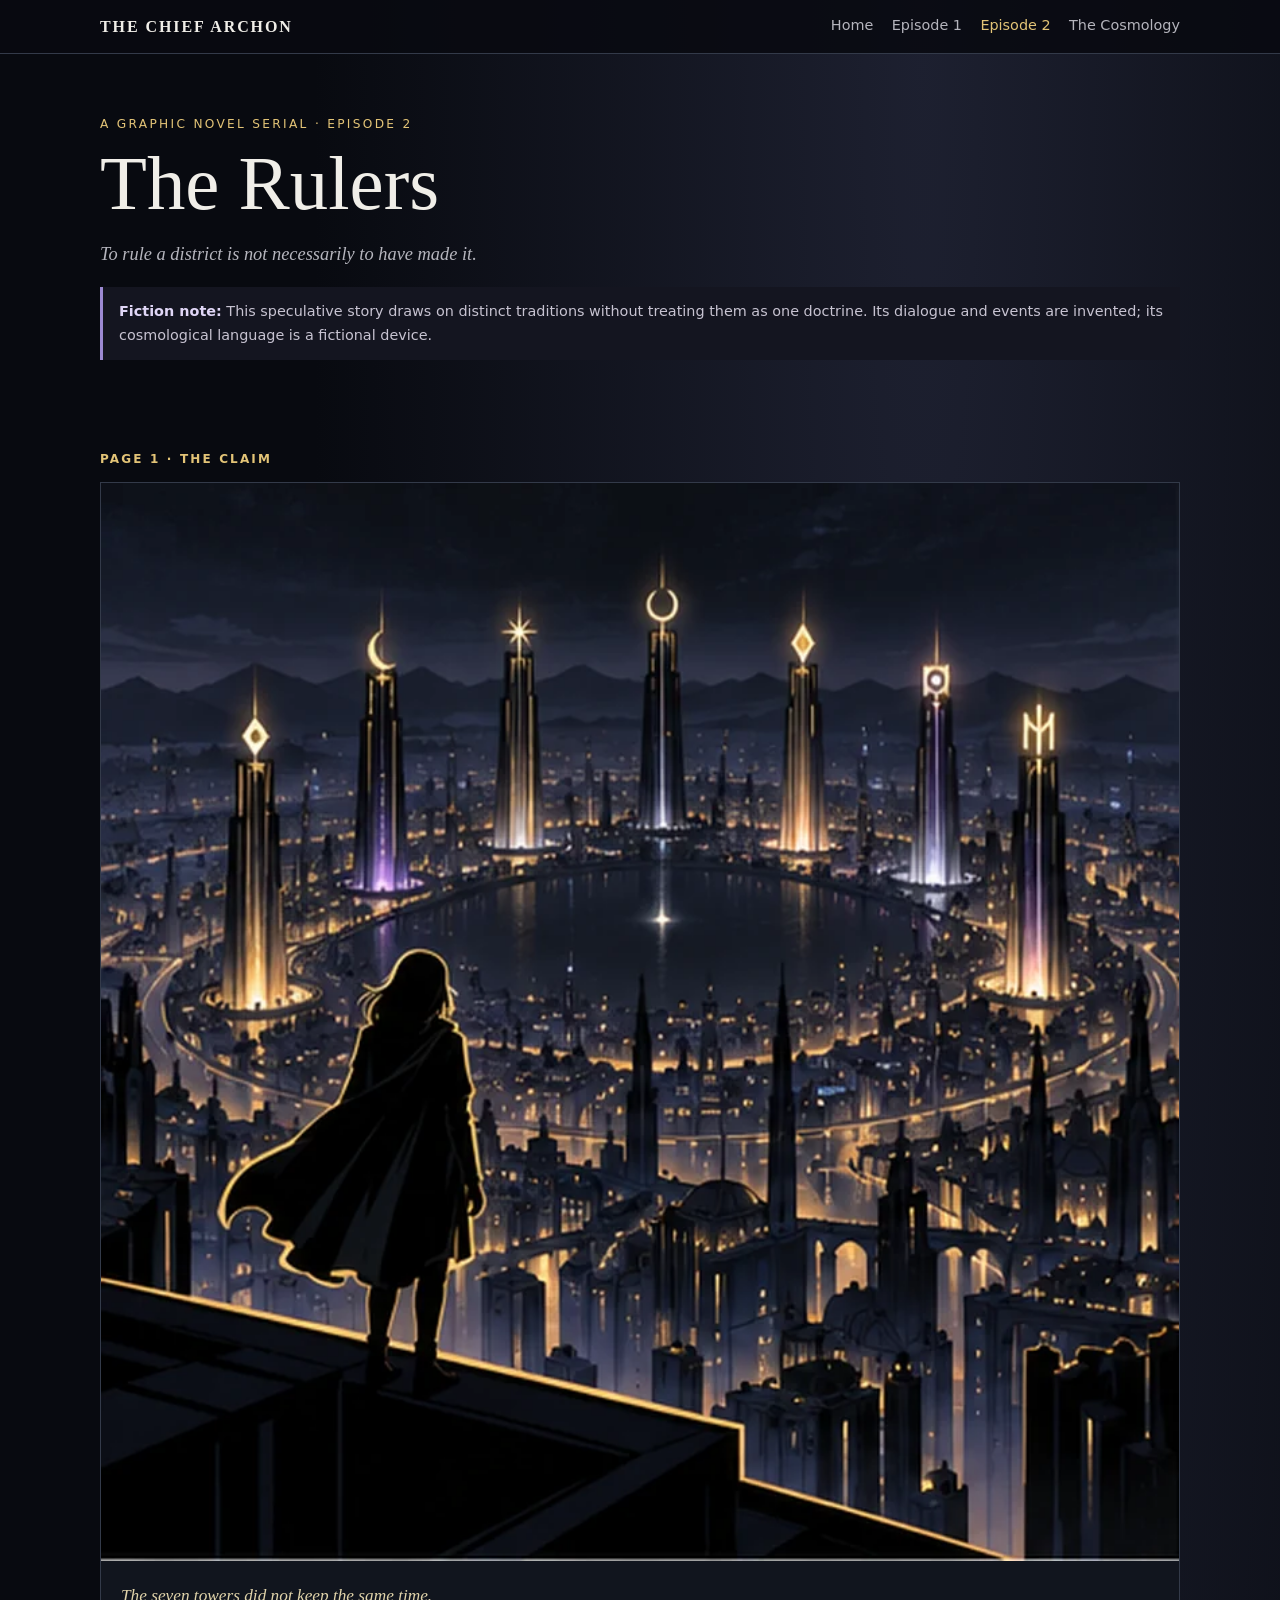
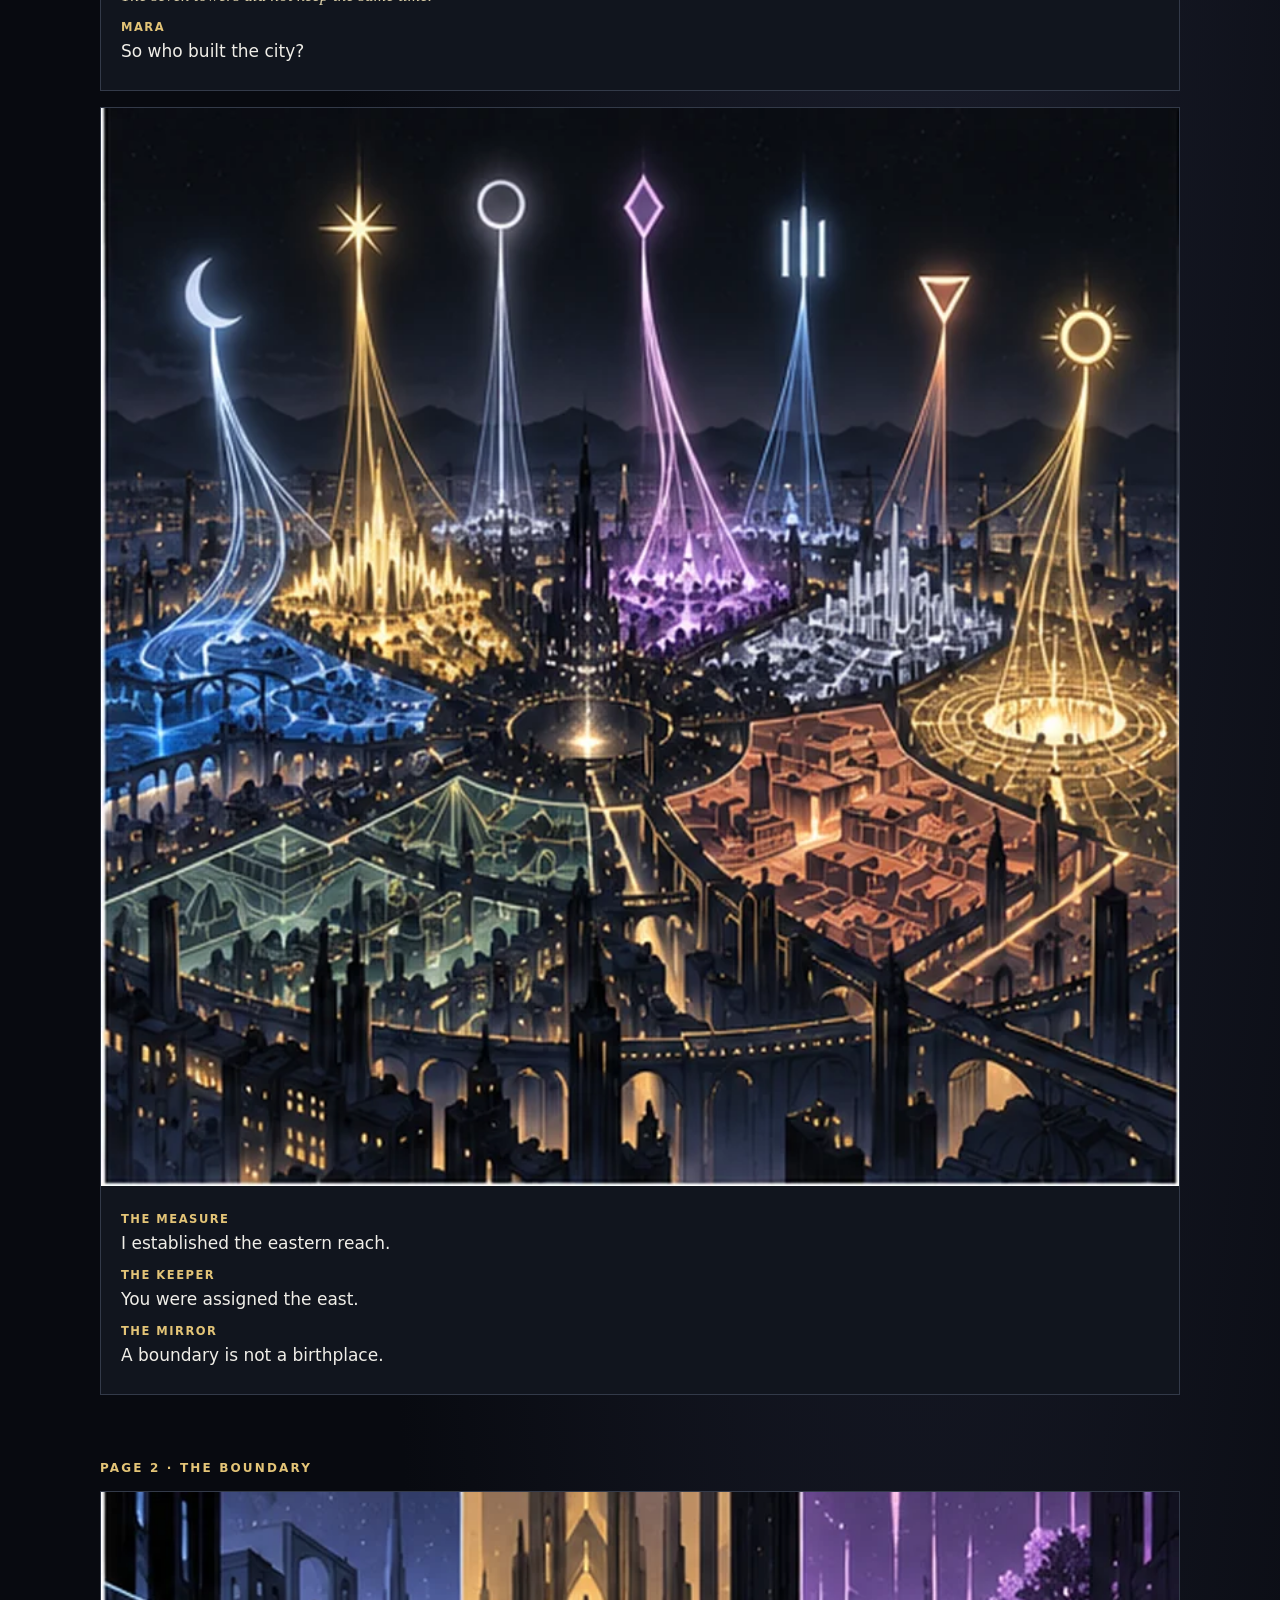
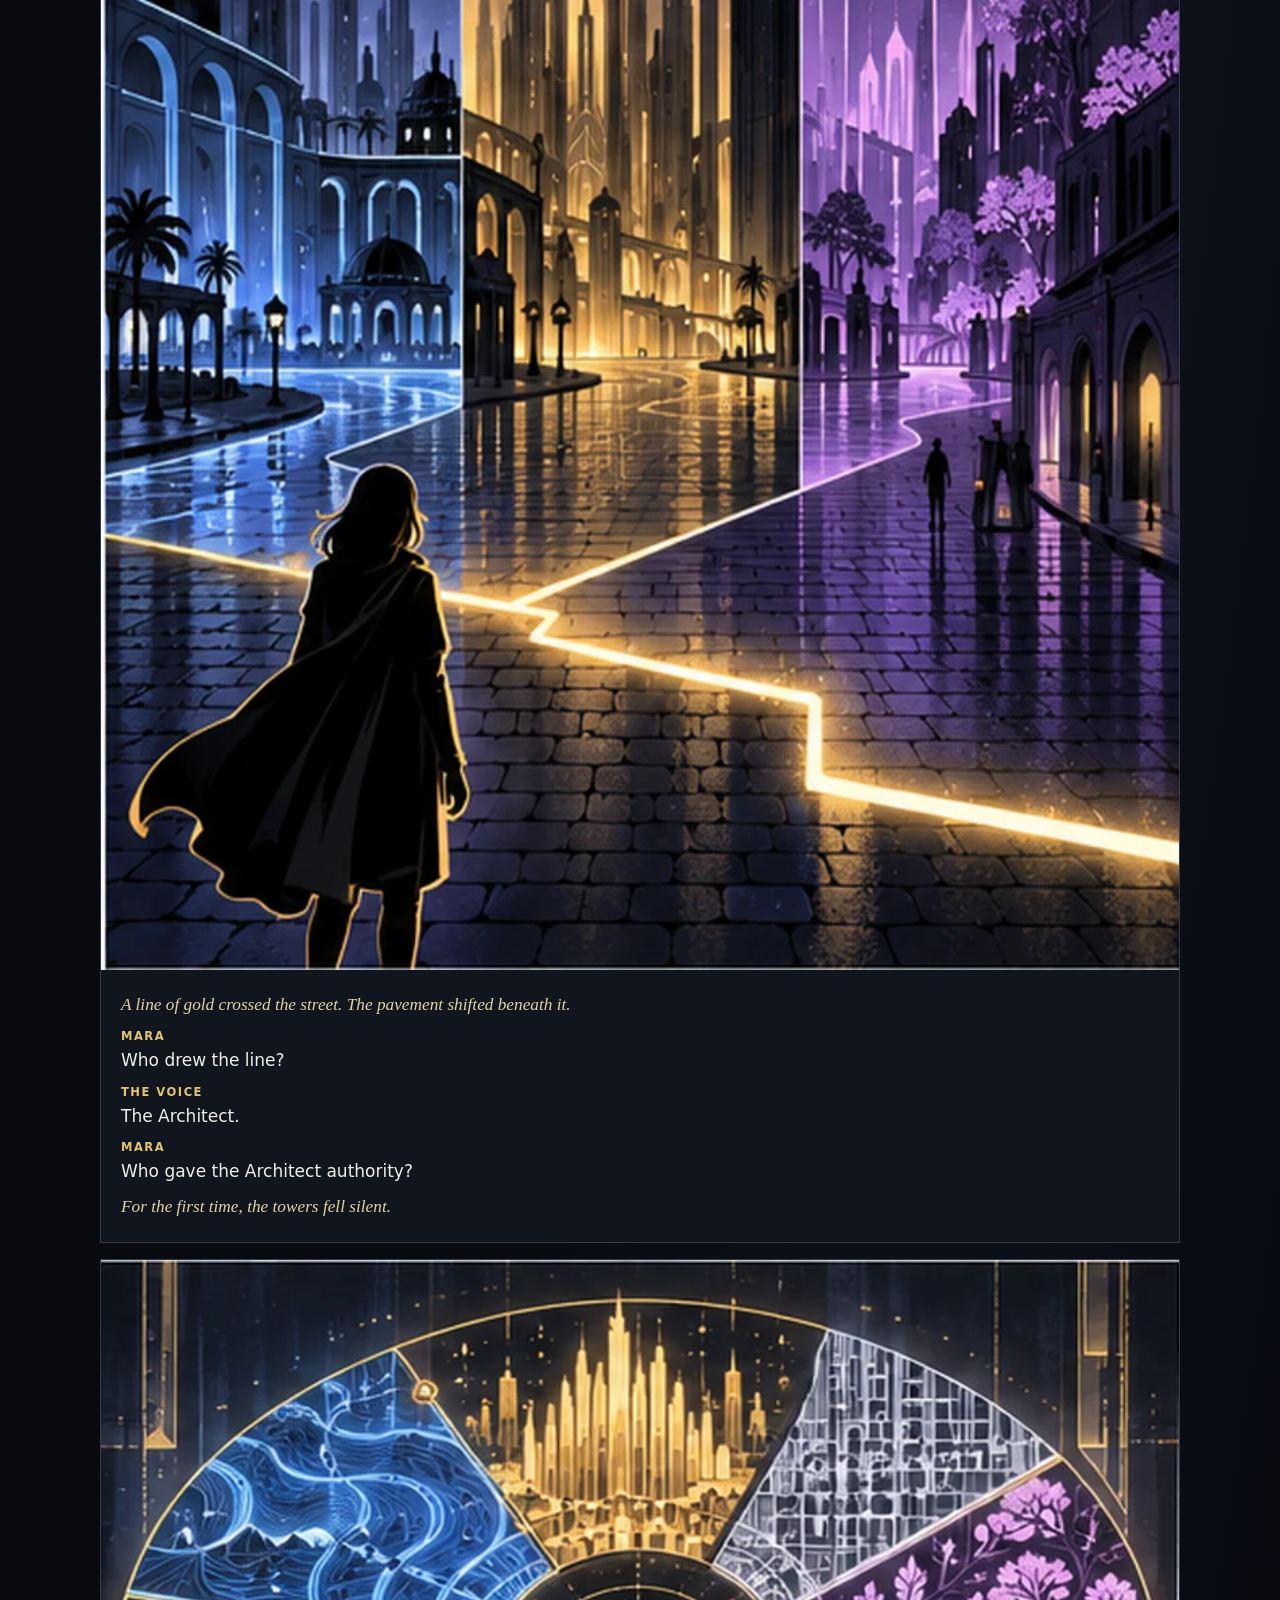
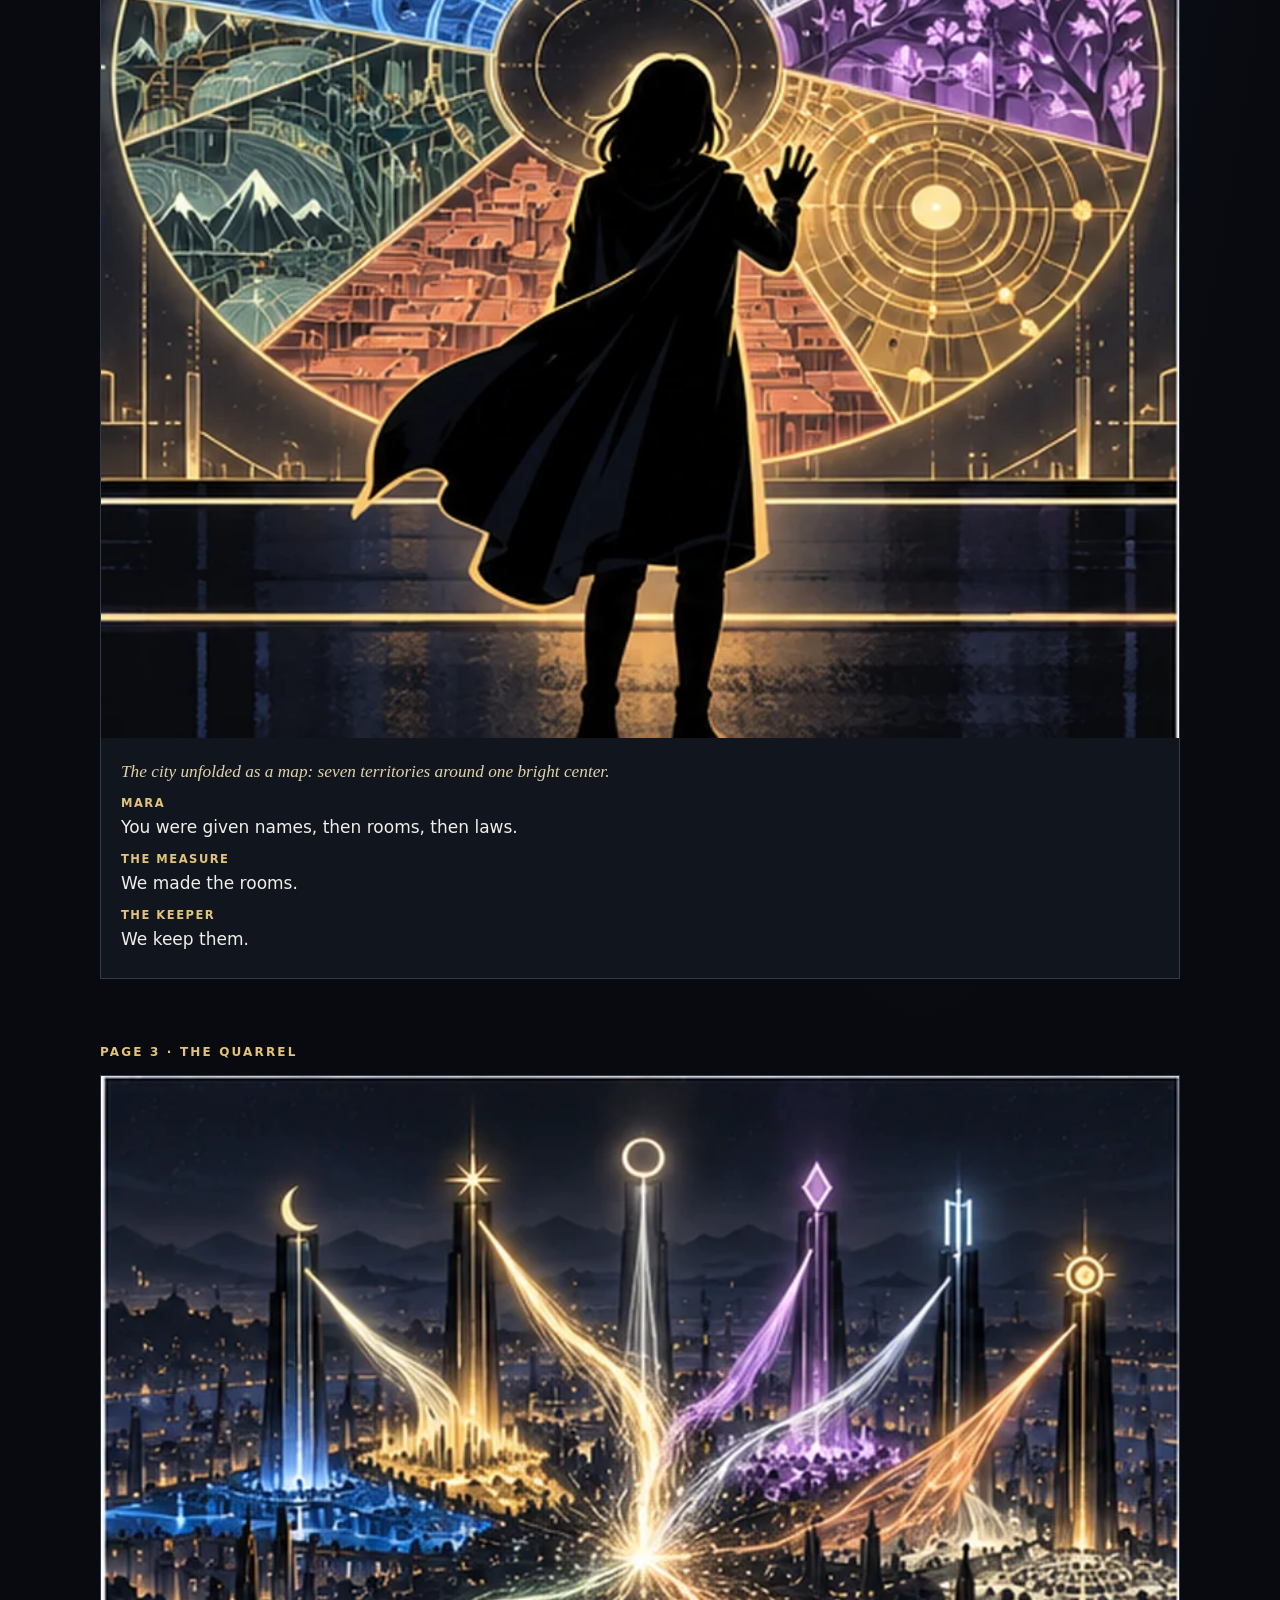
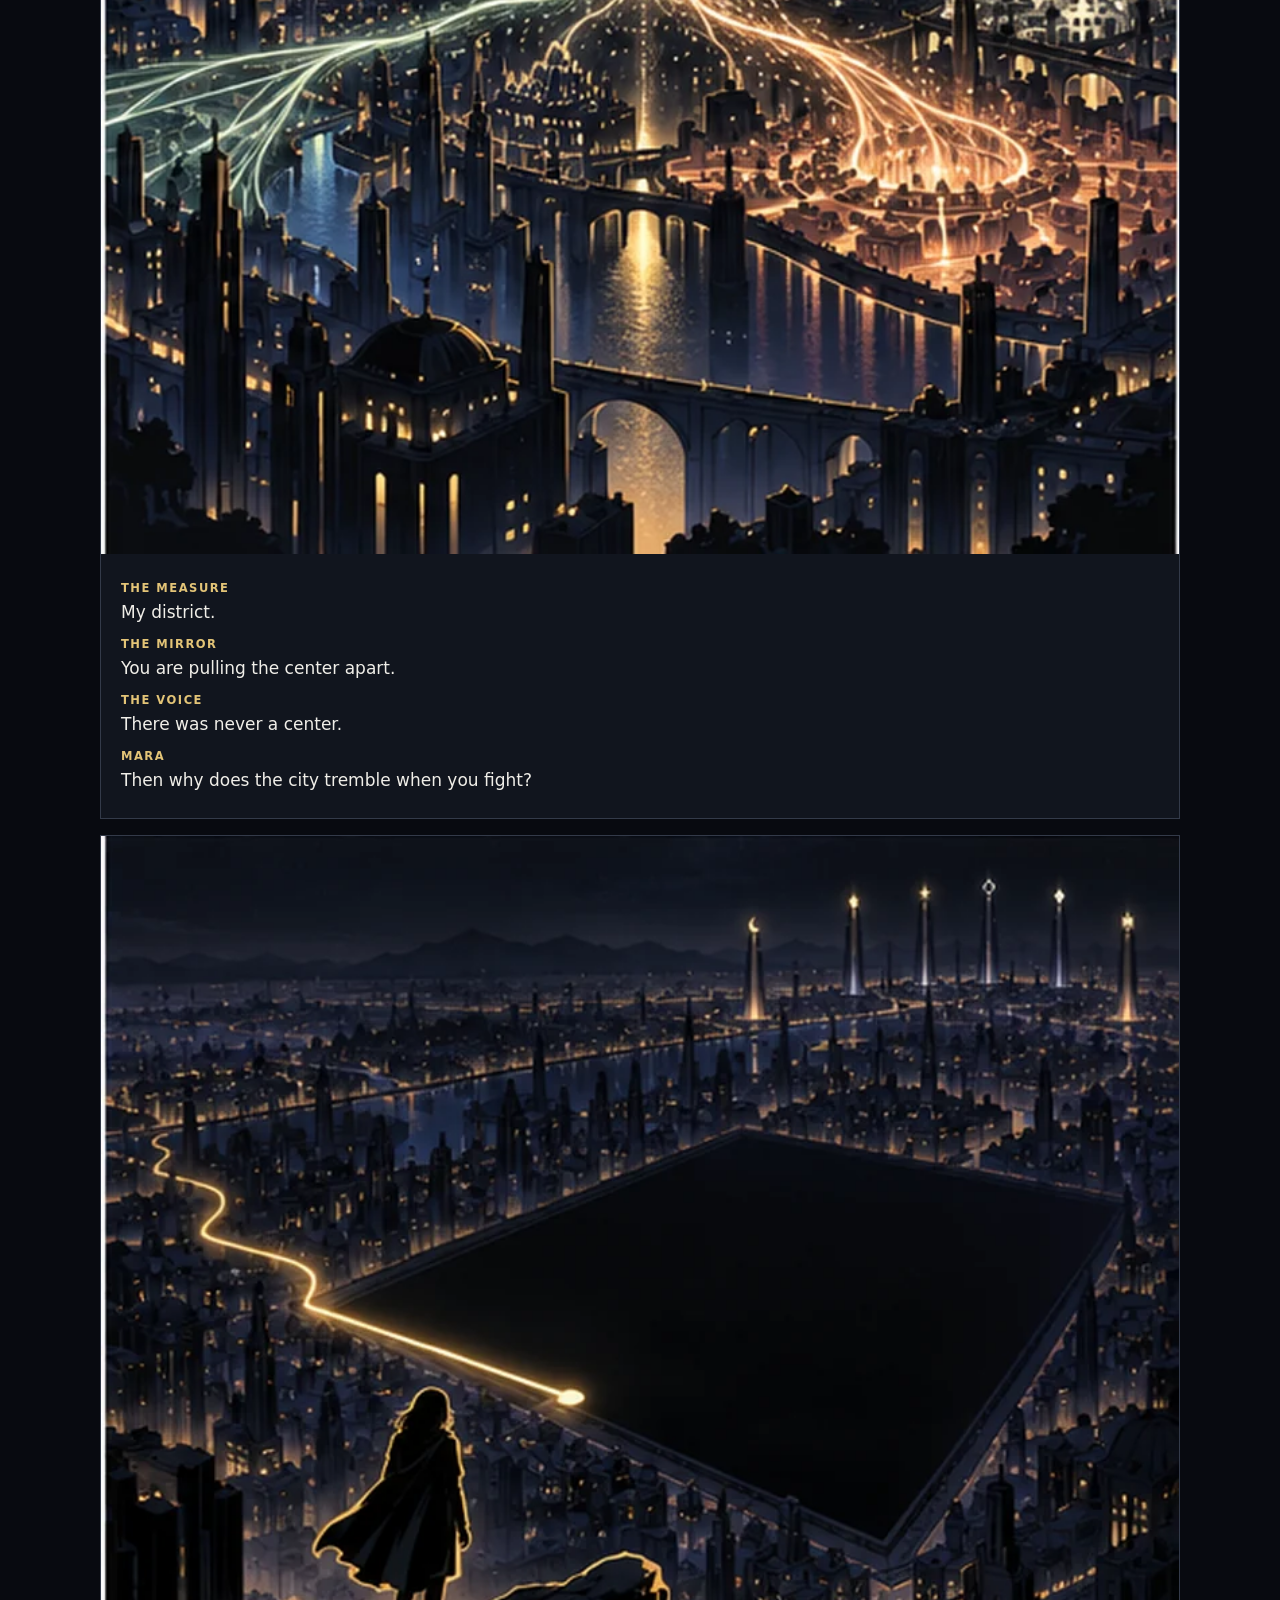
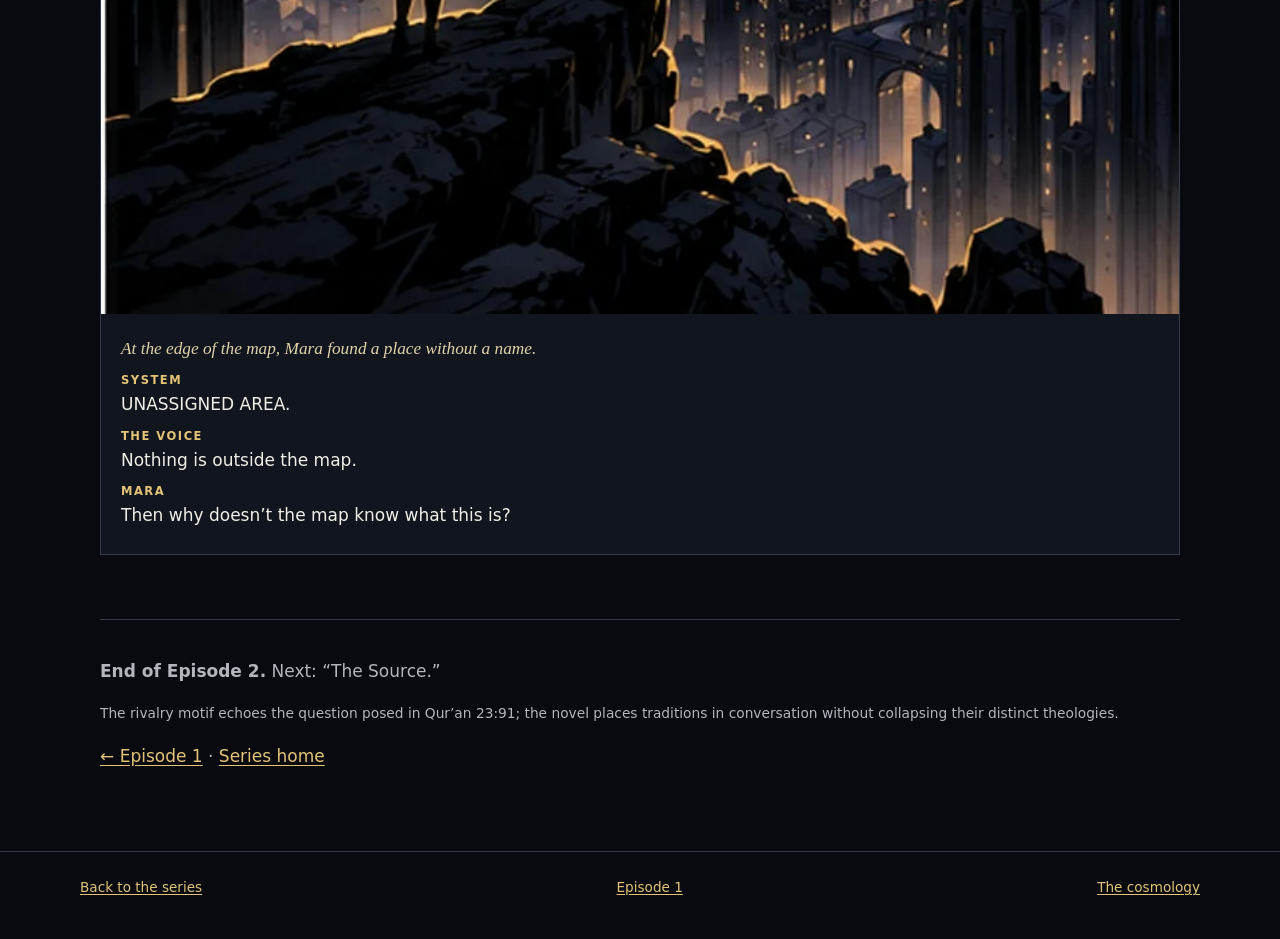
<file: episodes/02-the-rulers/index.html>
<!doctype html>
<html lang="en">
<head><meta charset="utf-8"><meta name="viewport" content="width=device-width, initial-scale=1"><meta name="description" content="Episode 2 of The Chief Archon: The Rulers. Mara enters the city claimed by seven powers."><title>Episode 2: The Rulers — The Chief Archon</title><link rel="stylesheet" href="../../assets/css/site.css"></head>
<body>
<a class="skip-link" href="#main">Skip to content</a>
<header class="site-header"><div class="nav-wrap"><a class="brand" href="../../index.html">The Chief Archon</a><nav class="nav" aria-label="Main navigation"><a href="../../index.html">Home</a><a href="../01-the-rectangle/index.html">Episode 1</a><a href="index.html" aria-current="page">Episode 2</a><a href="../../world.html">The Cosmology</a></nav></div></header>
<main id="main">
<header class="chapter-header"><p class="eyebrow">A graphic novel serial · Episode 2</p><h1>The Rulers</h1><p class="dek">To rule a district is not necessarily to have made it.</p><p class="fiction-note"><strong>Fiction note:</strong> This speculative story draws on distinct traditions without treating them as one doctrine. Its dialogue and events are invented; its cosmological language is a fictional device.</p></header>
<section class="comic-page" aria-labelledby="page-1"><h2 id="page-1">Page 1 · The claim</h2>
<article class="panel"><img src="../../assets/img/ca02-p01.webp" alt="Mara stands above a vast city where seven towers glow at different rhythms." loading="lazy"><div class="panel-copy"><p class="caption">The seven towers did not keep the same time.</p><p class="dialogue"><span class="speaker">Mara</span>So who built the city?</p></div></article>
<article class="panel"><img src="../../assets/img/ca02-p02.webp" alt="Seven abstract lights cast different colors over the districts of the city." loading="lazy"><div class="panel-copy"><p class="dialogue"><span class="speaker">The Measure</span>I established the eastern reach.</p><p class="dialogue"><span class="speaker">The Keeper</span>You were assigned the east.</p><p class="dialogue"><span class="speaker">The Mirror</span>A boundary is not a birthplace.</p></div></article>
</section>
<section class="comic-page" aria-labelledby="page-2"><h2 id="page-2">Page 2 · The boundary</h2>
<article class="panel"><img src="../../assets/img/ca02-p03.webp" alt="A luminous boundary line divides a city street while Mara watches." loading="lazy"><div class="panel-copy"><p class="caption">A line of gold crossed the street. The pavement shifted beneath it.</p><p class="dialogue"><span class="speaker">Mara</span>Who drew the line?</p><p class="dialogue"><span class="speaker">The Voice</span>The Architect.</p><p class="dialogue"><span class="speaker">Mara</span>Who gave the Architect authority?</p><p class="caption">For the first time, the towers fell silent.</p></div></article>
<article class="panel"><img src="../../assets/img/ca02-p04.webp" alt="Mara studies a luminous map split into seven distinct territories." loading="lazy"><div class="panel-copy"><p class="caption">The city unfolded as a map: seven territories around one bright center.</p><p class="dialogue"><span class="speaker">Mara</span>You were given names, then rooms, then laws.</p><p class="dialogue"><span class="speaker">The Measure</span>We made the rooms.</p><p class="dialogue"><span class="speaker">The Keeper</span>We keep them.</p></div></article>
</section>
<section class="comic-page" aria-labelledby="page-3"><h2 id="page-3">Page 3 · The quarrel</h2>
<article class="panel"><img src="../../assets/img/ca02-p05.webp" alt="Seven towers pull streams of light toward competing districts around a trembling center." loading="lazy"><div class="panel-copy"><p class="dialogue"><span class="speaker">The Measure</span>My district.</p><p class="dialogue"><span class="speaker">The Mirror</span>You are pulling the center apart.</p><p class="dialogue"><span class="speaker">The Voice</span>There was never a center.</p><p class="dialogue"><span class="speaker">Mara</span>Then why does the city tremble when you fight?</p></div></article>
<article class="panel"><img src="../../assets/img/ca02-p06.webp" alt="Mara finds a perfectly unlit square beyond the mapped city; a gold line stops at its edge." loading="lazy"><div class="panel-copy"><p class="caption">At the edge of the map, Mara found a place without a name.</p><p class="dialogue"><span class="speaker">System</span>UNASSIGNED AREA.</p><p class="dialogue"><span class="speaker">The Voice</span>Nothing is outside the map.</p><p class="dialogue"><span class="speaker">Mara</span>Then why doesn’t the map know what this is?</p></div></article>
</section>
<footer class="end-note"><p><strong>End of Episode 2.</strong> Next: “The Source.”</p><p class="credits">The rivalry motif echoes the question posed in Qur’an 23:91; the novel places traditions in conversation without collapsing their distinct theologies.</p><p><a href="../01-the-rectangle/index.html">← Episode 1</a> · <a href="../../index.html">Series home</a></p></footer>
</main>
<footer class="site-footer"><div class="footer-inner"><a href="../../index.html">Back to the series</a><a href="../01-the-rectangle/index.html">Episode 1</a><a href="../../world.html">The cosmology</a></div></footer>
</body></html>
</file>
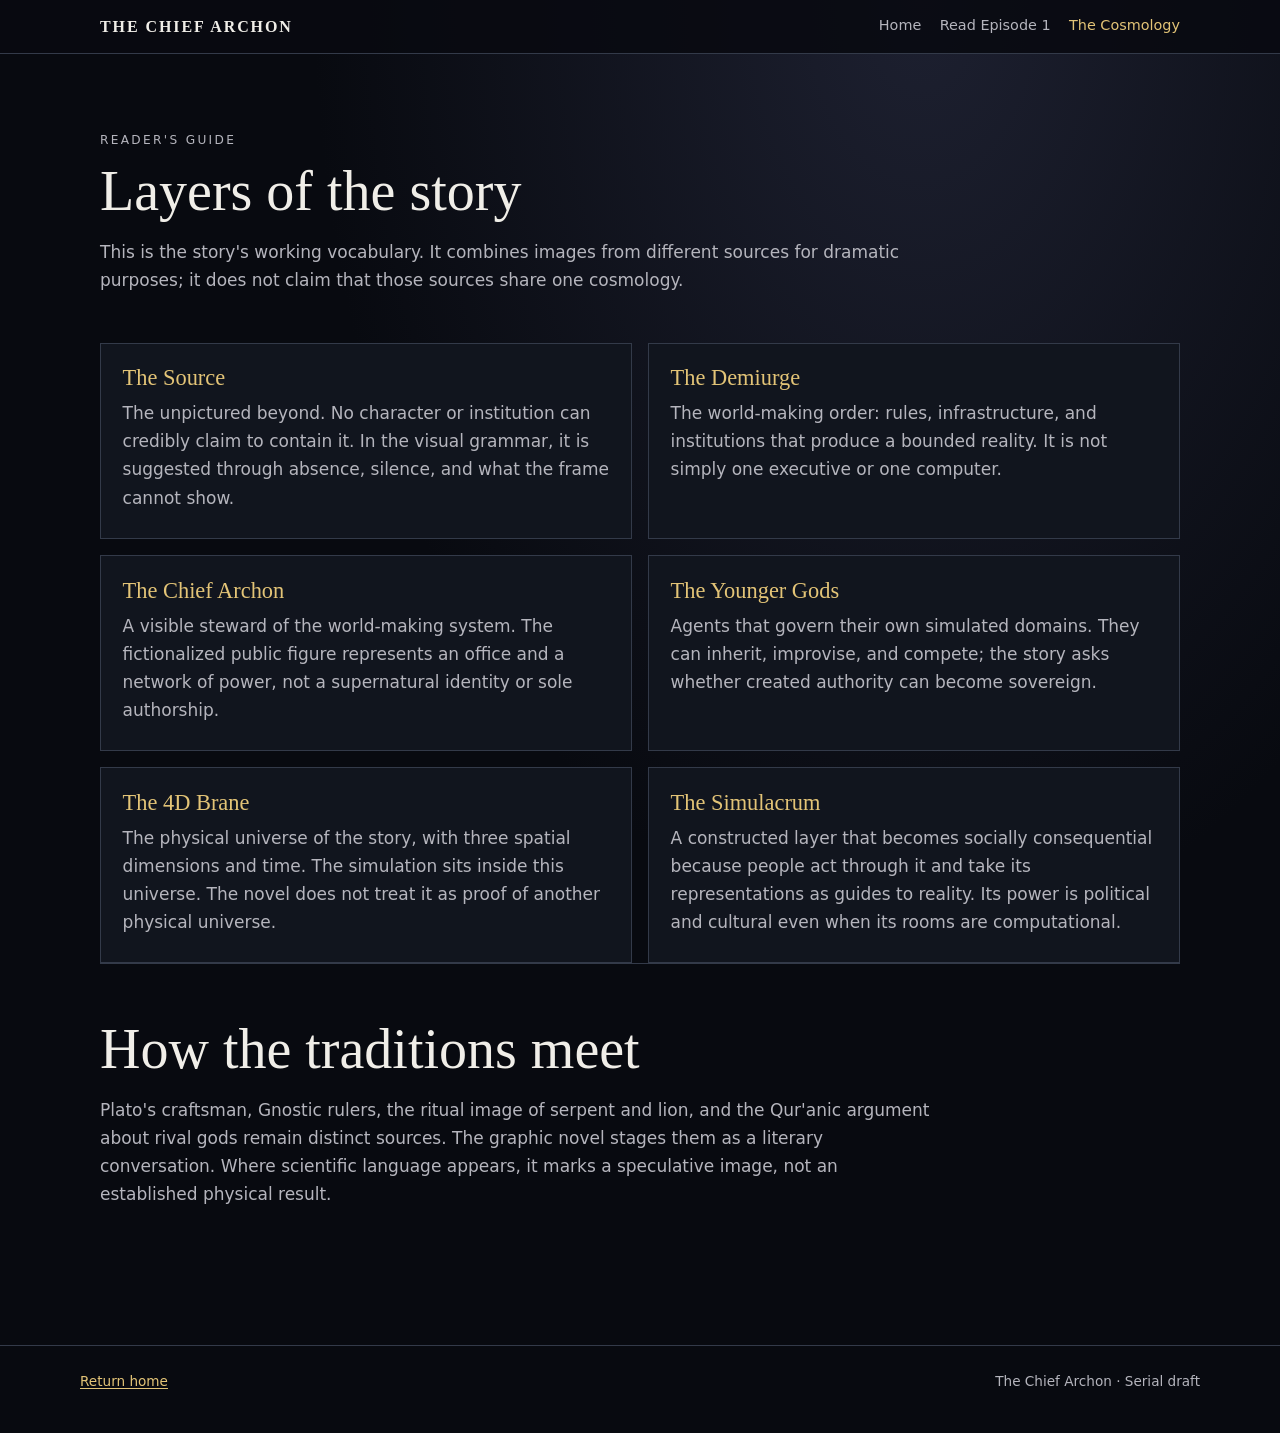
<file: world.html>
<!doctype html>
<html lang="en">
<head><meta charset="utf-8"><meta name="viewport" content="width=device-width, initial-scale=1"><meta name="description" content="A reader's guide to the fictional cosmology of The Chief Archon."><title>The Cosmology — The Chief Archon</title><link rel="stylesheet" href="assets/css/site.css"></head>
<body>
<a class="skip-link" href="#main">Skip to content</a>
<header class="site-header"><div class="nav-wrap"><a class="brand" href="index.html">The Chief Archon</a><nav class="nav" aria-label="Main navigation"><a href="index.html">Home</a><a href="episodes/01-the-rectangle/index.html">Read Episode 1</a><a href="world.html" aria-current="page">The Cosmology</a></nav></div></header>
<main id="main">
  <header class="page-heading"><p class="eyebrow">Reader's guide</p><h1>Layers of the story</h1><p>This is the story's working vocabulary. It combines images from different sources for dramatic purposes; it does not claim that those sources share one cosmology.</p></header>
  <section class="layers" aria-label="Fictional cosmology terms">
    <article class="layer"><h2>The Source</h2><p>The unpictured beyond. No character or institution can credibly claim to contain it. In the visual grammar, it is suggested through absence, silence, and what the frame cannot show.</p></article>
    <article class="layer"><h2>The Demiurge</h2><p>The world-making order: rules, infrastructure, and institutions that produce a bounded reality. It is not simply one executive or one computer.</p></article>
    <article class="layer"><h2>The Chief Archon</h2><p>A visible steward of the world-making system. The fictionalized public figure represents an office and a network of power, not a supernatural identity or sole authorship.</p></article>
    <article class="layer"><h2>The Younger Gods</h2><p>Agents that govern their own simulated domains. They can inherit, improvise, and compete; the story asks whether created authority can become sovereign.</p></article>
    <article class="layer"><h2>The 4D Brane</h2><p>The physical universe of the story, with three spatial dimensions and time. The simulation sits inside this universe. The novel does not treat it as proof of another physical universe.</p></article>
    <article class="layer"><h2>The Simulacrum</h2><p>A constructed layer that becomes socially consequential because people act through it and take its representations as guides to reality. Its power is political and cultural even when its rooms are computational.</p></article>
  </section>
  <section class="section"><h2>How the traditions meet</h2><p class="section-intro">Plato's craftsman, Gnostic rulers, the ritual image of serpent and lion, and the Qur'anic argument about rival gods remain distinct sources. The graphic novel stages them as a literary conversation. Where scientific language appears, it marks a speculative image, not an established physical result.</p></section>
</main>
<footer class="site-footer"><div class="footer-inner"><span><a href="index.html">Return home</a></span><span>The Chief Archon · Serial draft</span></div></footer>
</body></html>
</file>
<file: assets/css/site.css>
:root{color-scheme:dark;--bg:#080a10;--surface:#11151e;--surface-2:#171d29;--ink:#f0eee8;--muted:#b5b5bd;--gold:#e3c477;--violet:#9c89d2;--line:#333a49;--max:1120px}*{box-sizing:border-box}html{scroll-behavior:smooth}body{margin:0;background:radial-gradient(ellipse at 72% 0%,#1d2030 0,transparent 38rem),var(--bg);color:var(--ink);font:17px/1.65 system-ui,-apple-system,BlinkMacSystemFont,"Segoe UI",sans-serif}a{color:var(--gold);text-underline-offset:.18em}a:hover{color:#fff}img{max-width:100%;height:auto}button,a{touch-action:manipulation}.skip-link{position:absolute;left:-9999px;top:0}.skip-link:focus{left:1rem;top:1rem;z-index:99;background:#fff;color:#000;padding:.6rem 1rem}.site-header{border-bottom:1px solid var(--line);background:rgba(8,10,16,.88)}.nav-wrap{max-width:var(--max);margin:auto;padding:.9rem 1.25rem;display:flex;align-items:center;justify-content:space-between;gap:1rem}.brand{font:600 1rem/1.2 Georgia,serif;letter-spacing:.12em;text-decoration:none;color:var(--ink);text-transform:uppercase}.nav{display:flex;gap:1.15rem;flex-wrap:wrap}.nav a{font-size:.9rem;color:var(--muted);text-decoration:none}.nav a:hover,.nav a[aria-current=page]{color:var(--gold)}main{max-width:var(--max);margin:auto;padding:0 1.25rem 4rem}.eyebrow{font-size:.76rem;letter-spacing:.19em;text-transform:uppercase;color:var(--gold)}.hero{min-height:75vh;display:grid;grid-template-columns:1fr 1fr;gap:3rem;align-items:center;padding:5rem 0}.hero h1{font:500 clamp(3.5rem,9vw,7.5rem)/.92 Georgia,serif;letter-spacing:-.055em;margin:.8rem 0 1rem}.hero .subtitle{font:italic clamp(1.15rem,2vw,1.55rem)/1.4 Georgia,serif;color:#d0c9b8;max-width:32rem}.lede{max-width:40rem;color:var(--muted);font-size:1.05rem}.actions{display:flex;gap:.8rem;flex-wrap:wrap;margin-top:1.8rem}.button{display:inline-block;padding:.75rem 1.05rem;border:1px solid var(--gold);border-radius:2px;text-decoration:none;color:var(--ink);font-weight:650}.button.primary{background:var(--gold);color:#111}.button:hover{background:#fff;color:#111;border-color:#fff}.hero-art{min-height:410px;position:relative;display:grid;place-items:center;overflow:hidden;border:1px solid #32364a;background:radial-gradient(ellipse at 50% 46%,#363044 0,#171a28 39%,#0b0d14 76%)}.hero-art:before,.hero-art:after{content:"";position:absolute;inset:14%;border:1px solid rgba(227,196,119,.53);border-radius:50%;transform:rotate(-22deg) scaleY(.3)}.hero-art:after{inset:21%;border-color:rgba(156,137,210,.48);transform:rotate(24deg) scaleY(.4)}.screen-glyph{position:relative;z-index:1;width:28%;aspect-ratio:3/4;border:1px solid #f2d78d;box-shadow:0 0 45px #e3c47755,0 0 120px #9c89d233;display:grid;place-items:center;background:linear-gradient(145deg,#252538aa,#0b0e17dd);font:italic 1rem Georgia,serif;color:#f6e7bc;text-align:center;padding:1rem}.hero-art figcaption{position:absolute;bottom:.9rem;left:1rem;right:1rem;color:#b9b7c0;font-size:.78rem;text-align:center}.section{padding:3.5rem 0;border-top:1px solid var(--line)}.section h2,.page-heading h1{font:500 clamp(2rem,5vw,3.5rem)/1.05 Georgia,serif;margin:0 0 1rem}.section-intro{max-width:52rem;color:var(--muted)}.cards{display:grid;grid-template-columns:repeat(3,1fr);gap:1rem;margin-top:1.7rem}.card{border:1px solid var(--line);background:linear-gradient(145deg,#151923,#0d1017);padding:1.3rem}.card h3{font:500 1.35rem Georgia,serif;margin:.2rem 0 .6rem;color:#f2dfaa}.card p{color:var(--muted);margin:0}.latest{display:grid;grid-template-columns:1fr 1fr;gap:2rem;align-items:center}.latest-art{min-height:260px;border:1px dashed #696178;background:radial-gradient(ellipse,#30273f,#11151e 68%);display:grid;place-items:center;text-align:center;color:#c6b8df;padding:1.5rem}.fiction-note{border-left:3px solid var(--violet);padding:.8rem 1rem;background:#141520;color:#c7c3d1;font-size:.9rem}.site-footer{border-top:1px solid var(--line);padding:1.5rem 1.25rem 2.5rem;color:var(--muted);font-size:.85rem}.footer-inner{max-width:var(--max);margin:auto;display:flex;justify-content:space-between;gap:1rem;flex-wrap:wrap}.page-heading{padding:4rem 0 2rem}.page-heading p{max-width:54rem;color:var(--muted)}.layers{display:grid;grid-template-columns:repeat(2,1fr);gap:1rem}.layer{padding:1.35rem;border:1px solid var(--line);background:var(--surface)}.layer h2{font:500 1.4rem Georgia,serif;color:var(--gold);margin:0 0 .5rem}.layer p{color:var(--muted);margin:.3rem 0}.chapter-header{padding:3rem 0 1.5rem}.chapter-header h1{font:500 clamp(2.4rem,7vw,4.8rem)/1 Georgia,serif;margin:.45rem 0}.chapter-header .dek{max-width:52rem;color:var(--muted);font:italic 1.15rem/1.5 Georgia,serif}.fiction-note strong{color:#e0d6f6}.comic-page{margin:3.2rem 0 4rem}.comic-page>h2{font-size:.75rem;letter-spacing:.18em;text-transform:uppercase;color:var(--gold);font-weight:650;margin:0 0 .8rem}.panel{border:1px solid var(--line);background:var(--surface);margin:0 0 1rem;overflow:hidden}.panel>img{display:block;width:100%;height:auto}.art-slot{min-height:250px;display:grid;place-items:center;text-align:center;padding:1.4rem;background:radial-gradient(ellipse at center,#252a38,#11151e 70%);border-bottom:1px dashed #596071;color:#c3c2cd}.art-slot.tall{min-height:470px;aspect-ratio:2/3}.art-slot.wide{min-height:270px;aspect-ratio:16/9}.art-label{display:block;color:#9c89d2;font-size:.72rem;letter-spacing:.14em;text-transform:uppercase;margin-bottom:.45rem}.art-prompt{display:block;max-width:34rem;font-size:.9rem}.panel-copy{padding:1rem 1.25rem}.caption{font:italic 1.08rem/1.5 Georgia,serif;color:#e0d3aa;margin:.35rem 0}.dialogue{margin:.55rem 0}.speaker{display:block;color:var(--gold);font-size:.72rem;font-weight:750;letter-spacing:.13em;text-transform:uppercase}.end-note{border-top:1px solid var(--line);padding-top:1.25rem;color:var(--muted)}.credits{font-size:.86rem;color:var(--muted)}@media(max-width:760px){.hero{grid-template-columns:1fr;gap:1.5rem;padding:3.5rem 0}.hero-art{min-height:300px}.cards,.layers,.latest{grid-template-columns:1fr}.nav-wrap{align-items:flex-start;flex-direction:column}.nav{gap:.8rem}.art-slot.tall{min-height:360px}.comic-page{margin:2.2rem 0 3rem}}

.hero-art>.hero-image{position:absolute;inset:0;width:100%;height:100%;object-fit:cover;opacity:.94}
.latest-art{padding:0;overflow:hidden}.latest-art>img{display:block;width:100%;height:100%;min-height:260px;object-fit:cover}
</file>
